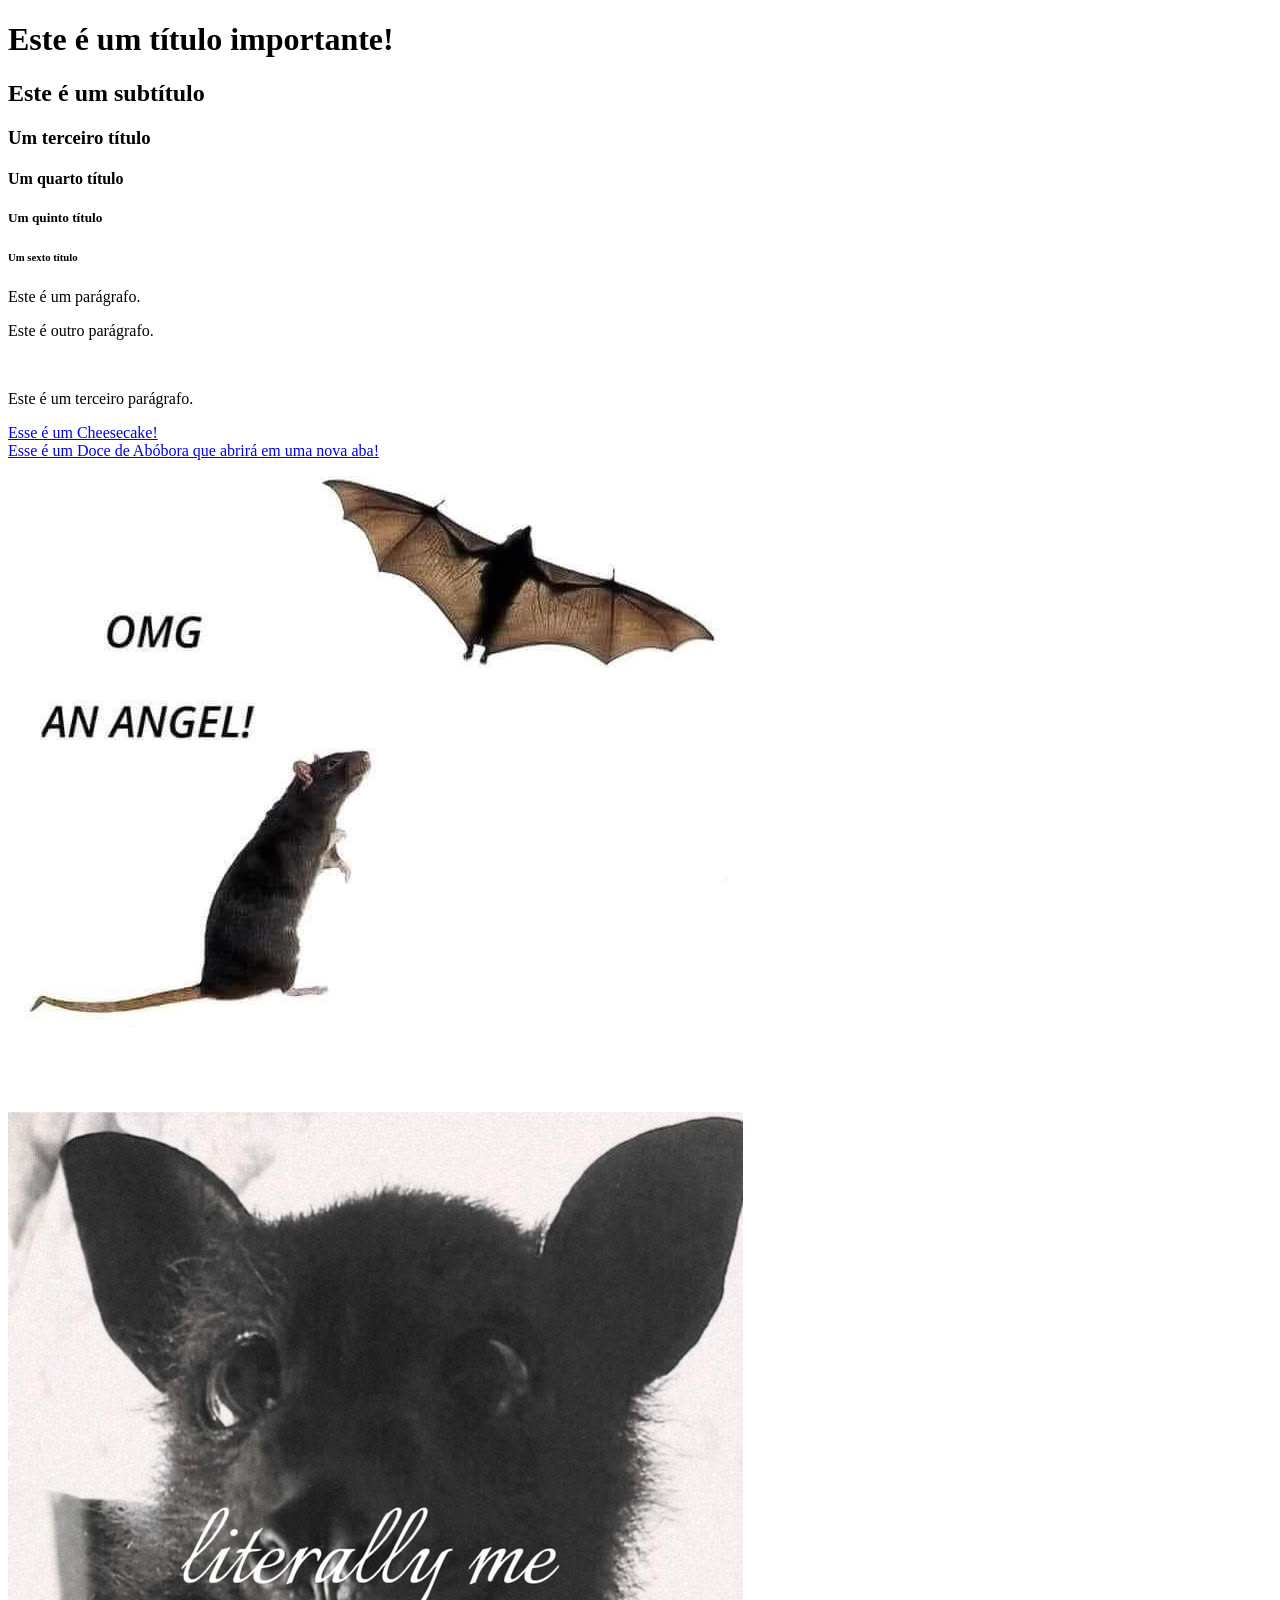
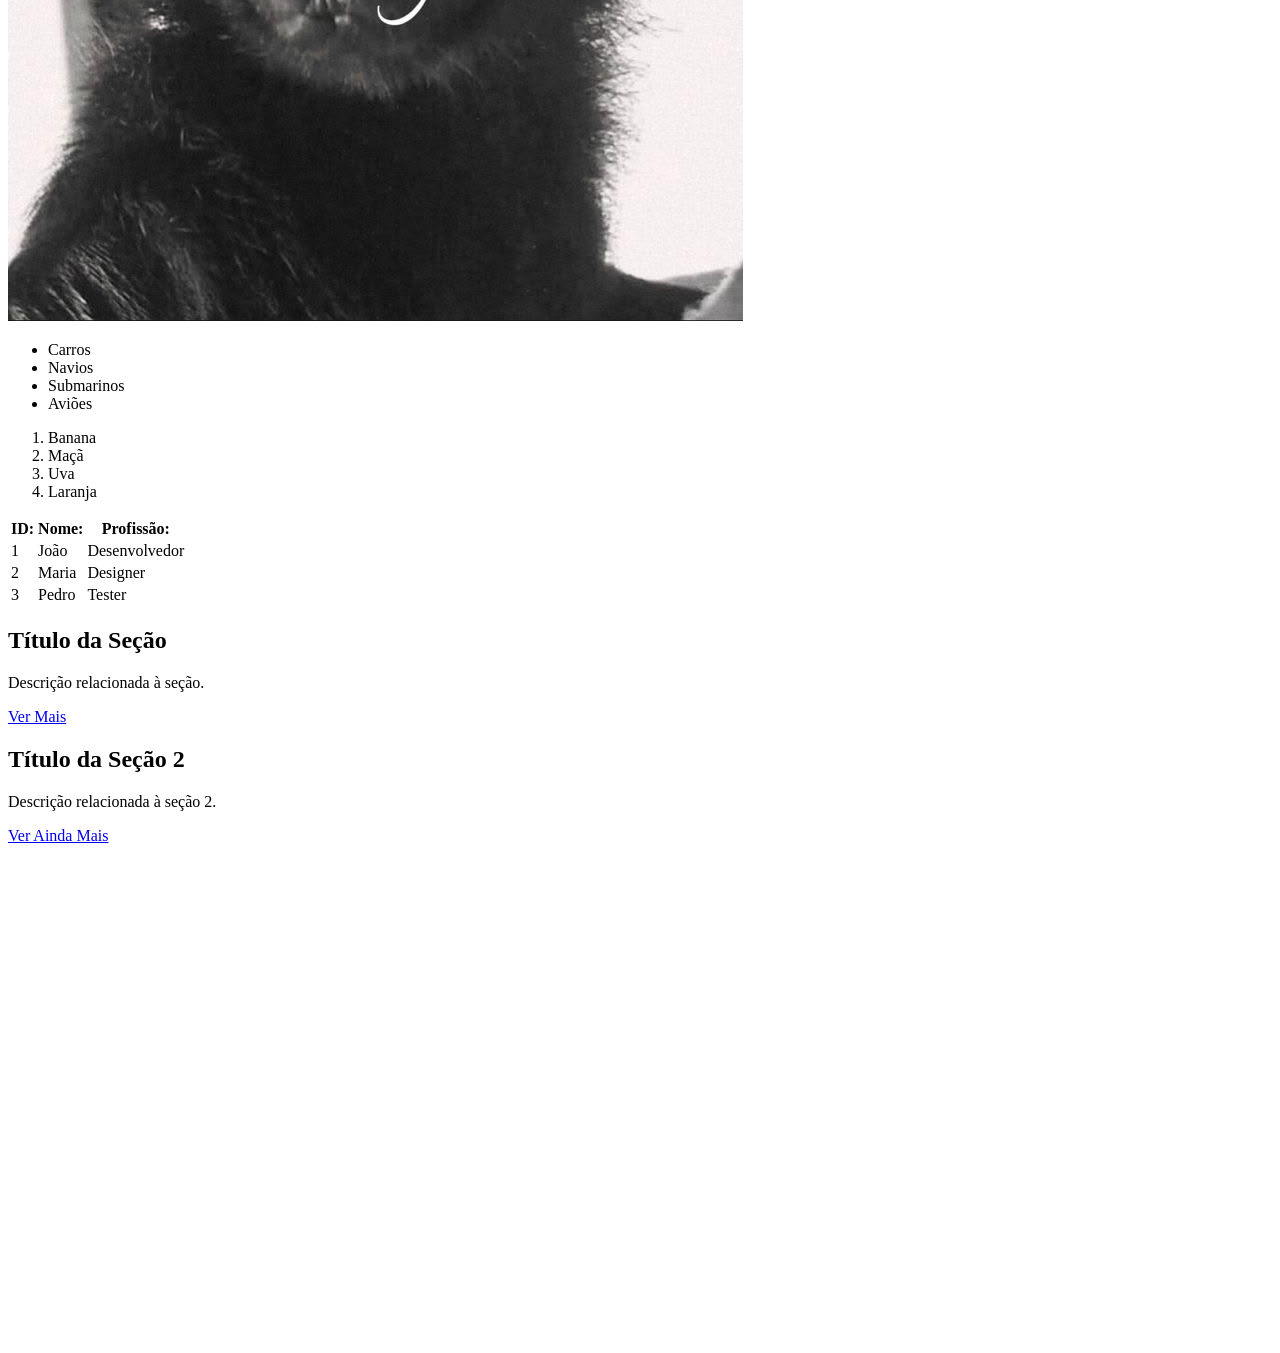
<file: 2_HTML/index.html>
<!DOCTYPE html>

<html></html>
  <head>
     <title>HTML Fundamentos</title>
  </head>
  <body style="padding-bottom: 500px">
  <!--O tamanho do elemento não define sua importância, você pode ter um h3 estilizado para ser maior que o h1 e ainda assim o h1 tem maior importância-->
    <!--1 - Títulos-->
    <h1>Este é um título importante!</h1>
    <h2>Este é um subtítulo</h2>
    <h3>Um terceiro título</h3>
    <h4>Um quarto título</h4>
    <h5>Um quinto título</h5>
    <h6>Um sexto título</h6>
    <!--1 - Parágrafos-->
    <p>Este é um parágrafo.</p>
    <p>Este é outro parágrafo.</p>
    <!--3 - Tags sem Conteúdo-->
    <br>
    <p>Este é um terceiro parágrafo.</p>
    <!--4 - Comentários-->
    <!--Outro Comentário-->


    <!--5 - Atributos-->
    <a href="https://encrypted-tbn0.gstatic.com/images?q=tbn:ANd9GcQ7zW4iimQf4kI_rLhZd0UzgWI0cIQm_73YYUI9pacVjBpNdyAyRTShxrtq&s=10">Esse é um Cheesecake!</a>
    <br>
    <!--6 - Abrir link em nova aba-->
    <a href="https://receitas.globo.com/tipos-de-prato/doces-e-sobremesas/doce-facil-de-abobora-com-coco-4deb4899e3e91a28870019bb.ghtml" target="_blank">Esse é um Doce de Abóbora que abrirá em uma nova aba!</a>
    <br>

    <!--7 - Imagem no HTMl-->
    <img src="img/f63db7bf74aa4f398a701c868e17b045.jpg"> 
    <br>
    <!--8 - Atributo Alt--> 
    <img src="img/567d1514fd0e2db7d932564f62c0d148.jpg" alt="Morcego Fofinho">
    <br>

    <!--9 - Listas não ordenadas-->
    <ul>
      <li>Carros</li>
      <li>Navios</li>
      <li>Submarinos</li>
      <li>Aviões</li>
    </ul>

    <!--10 - Listas ordenadas-->
    <ol>
      <li>Banana</li>
      <li>Maçã</li>
      <li>Uva</li>
      <li>Laranja</li>
    </ol>

    <!--11 - Tabelas-->
    <table>
      <tr> 
        <th>ID:</th>
        <th>Nome:</th>
        <th>Profissão:</th>
      </tr>
      <tr>
        <td>1</td>
        <td>João</td>
        <td>Desenvolvedor</td>
      </tr>
      <tr>
        <td>2</td>
        <td>Maria</td>
        <td>Designer</td>
      </tr>
      <tr>
        <td>3</td>
        <td>Pedro</td>
        <td>Tester</td>
      </tr>
    </table>

    <!--12 - Div-->
    <div>
      <h2>Título da Seção</h2>
      <p>Descrição relacionada à seção.</p>
      <a href="#">Ver Mais</a>
    </div>

    <div>
      <h2>Título da Seção 2</h2>
      <p>Descrição relacionada à seção 2.</p>
      <a href="#">Ver Ainda Mais</a>
    </div>
  </body>
</html>
</file>
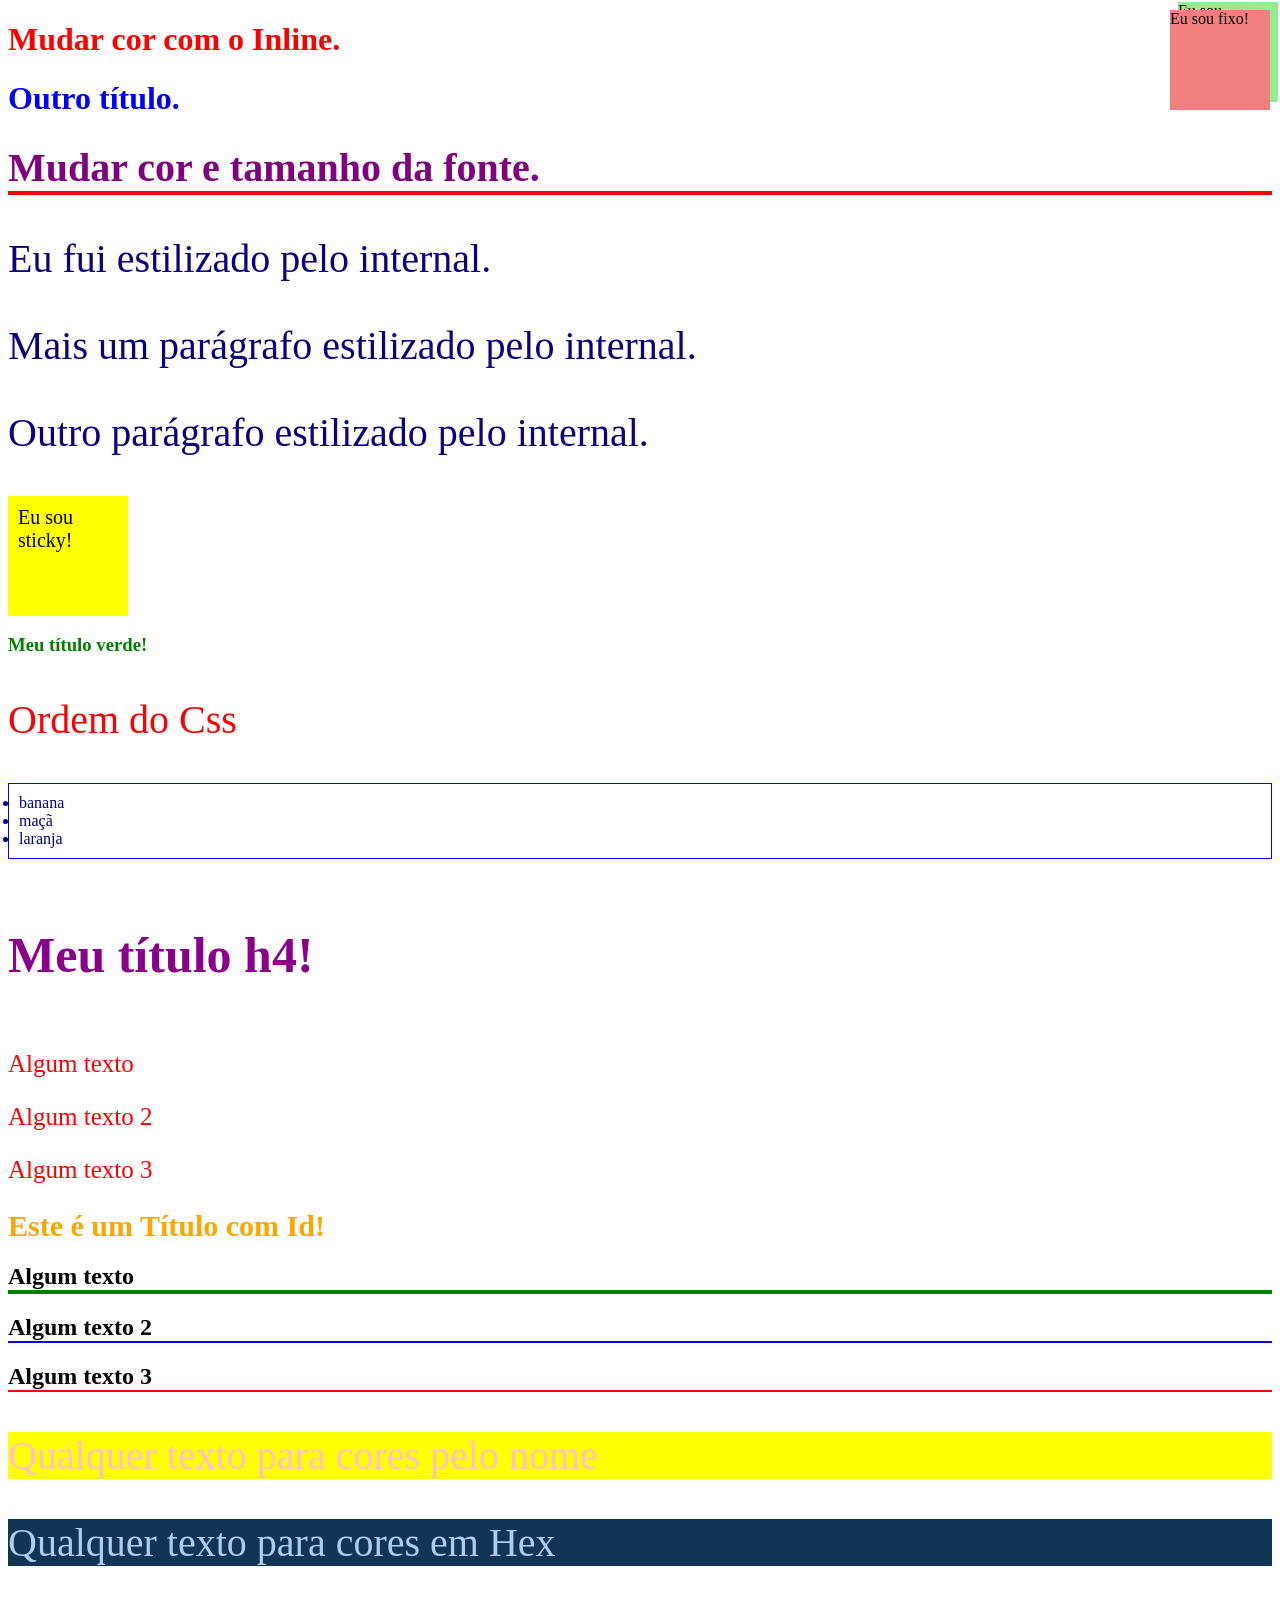
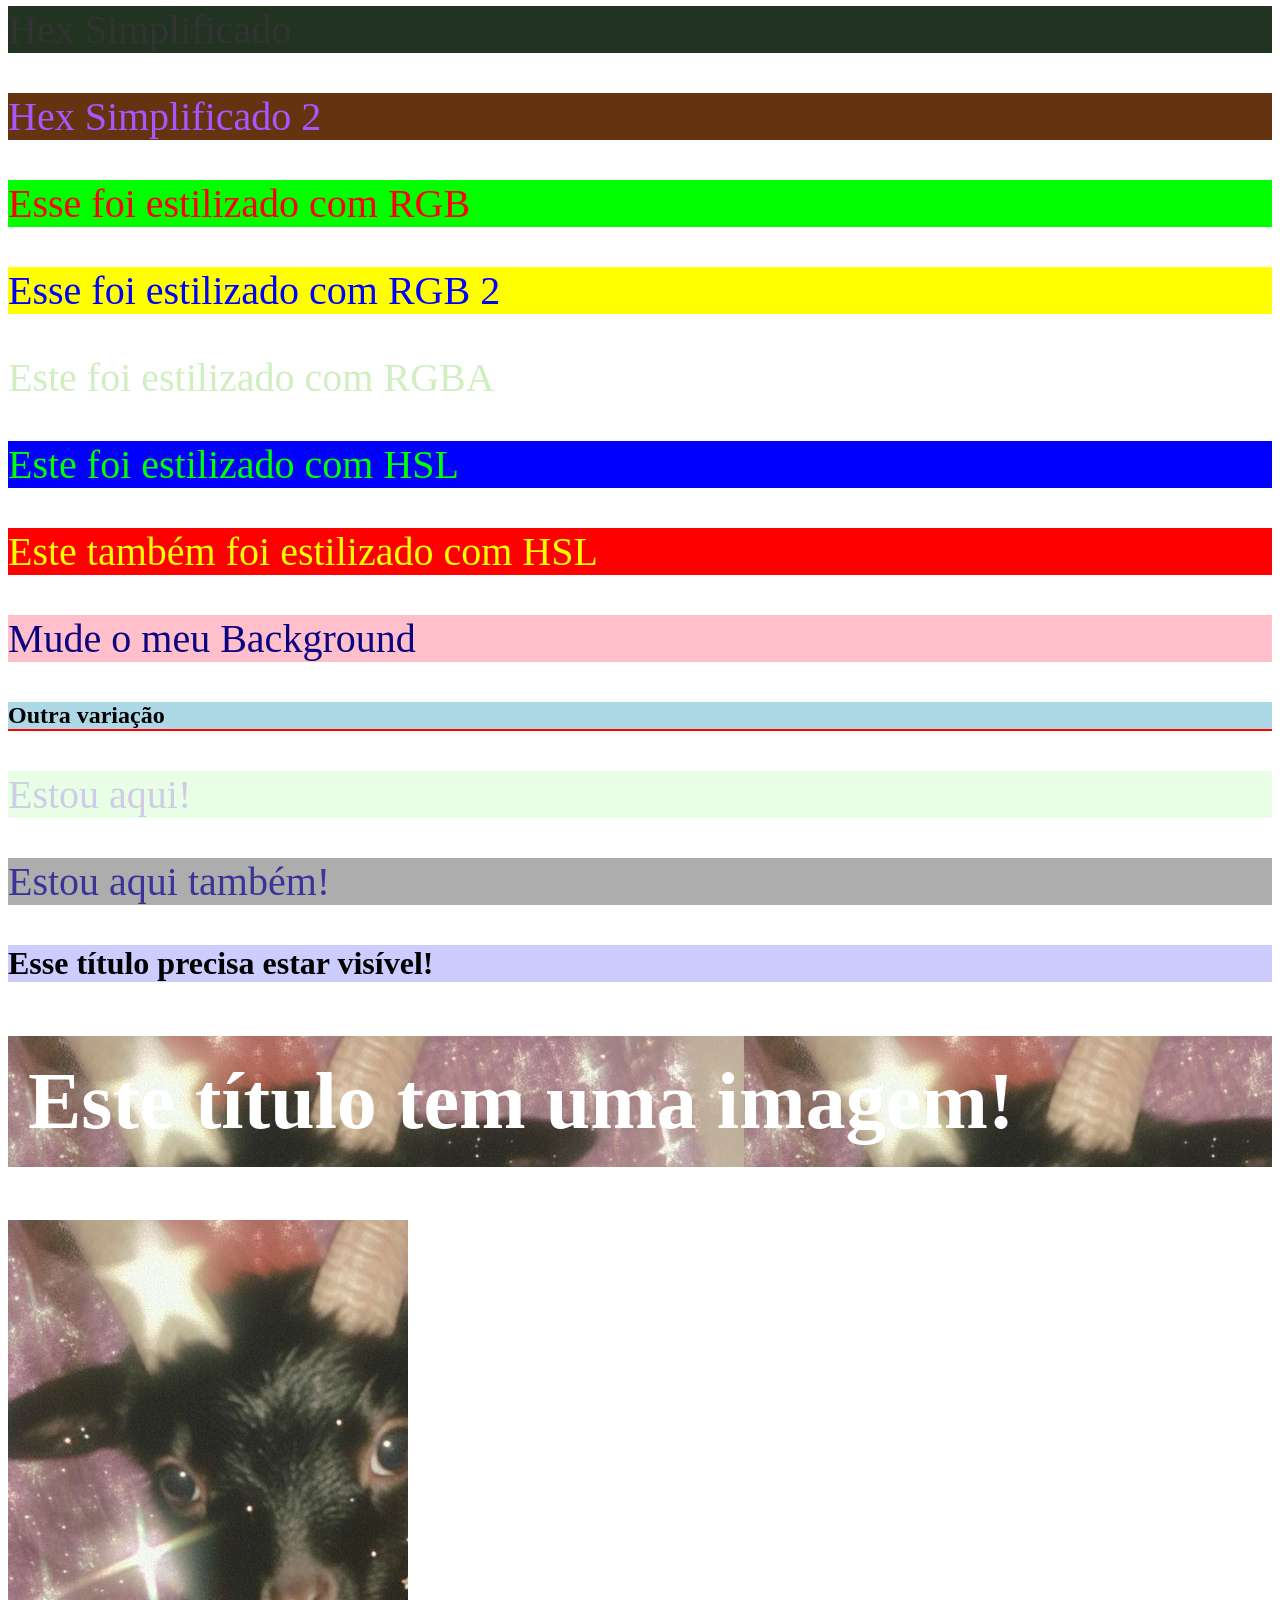
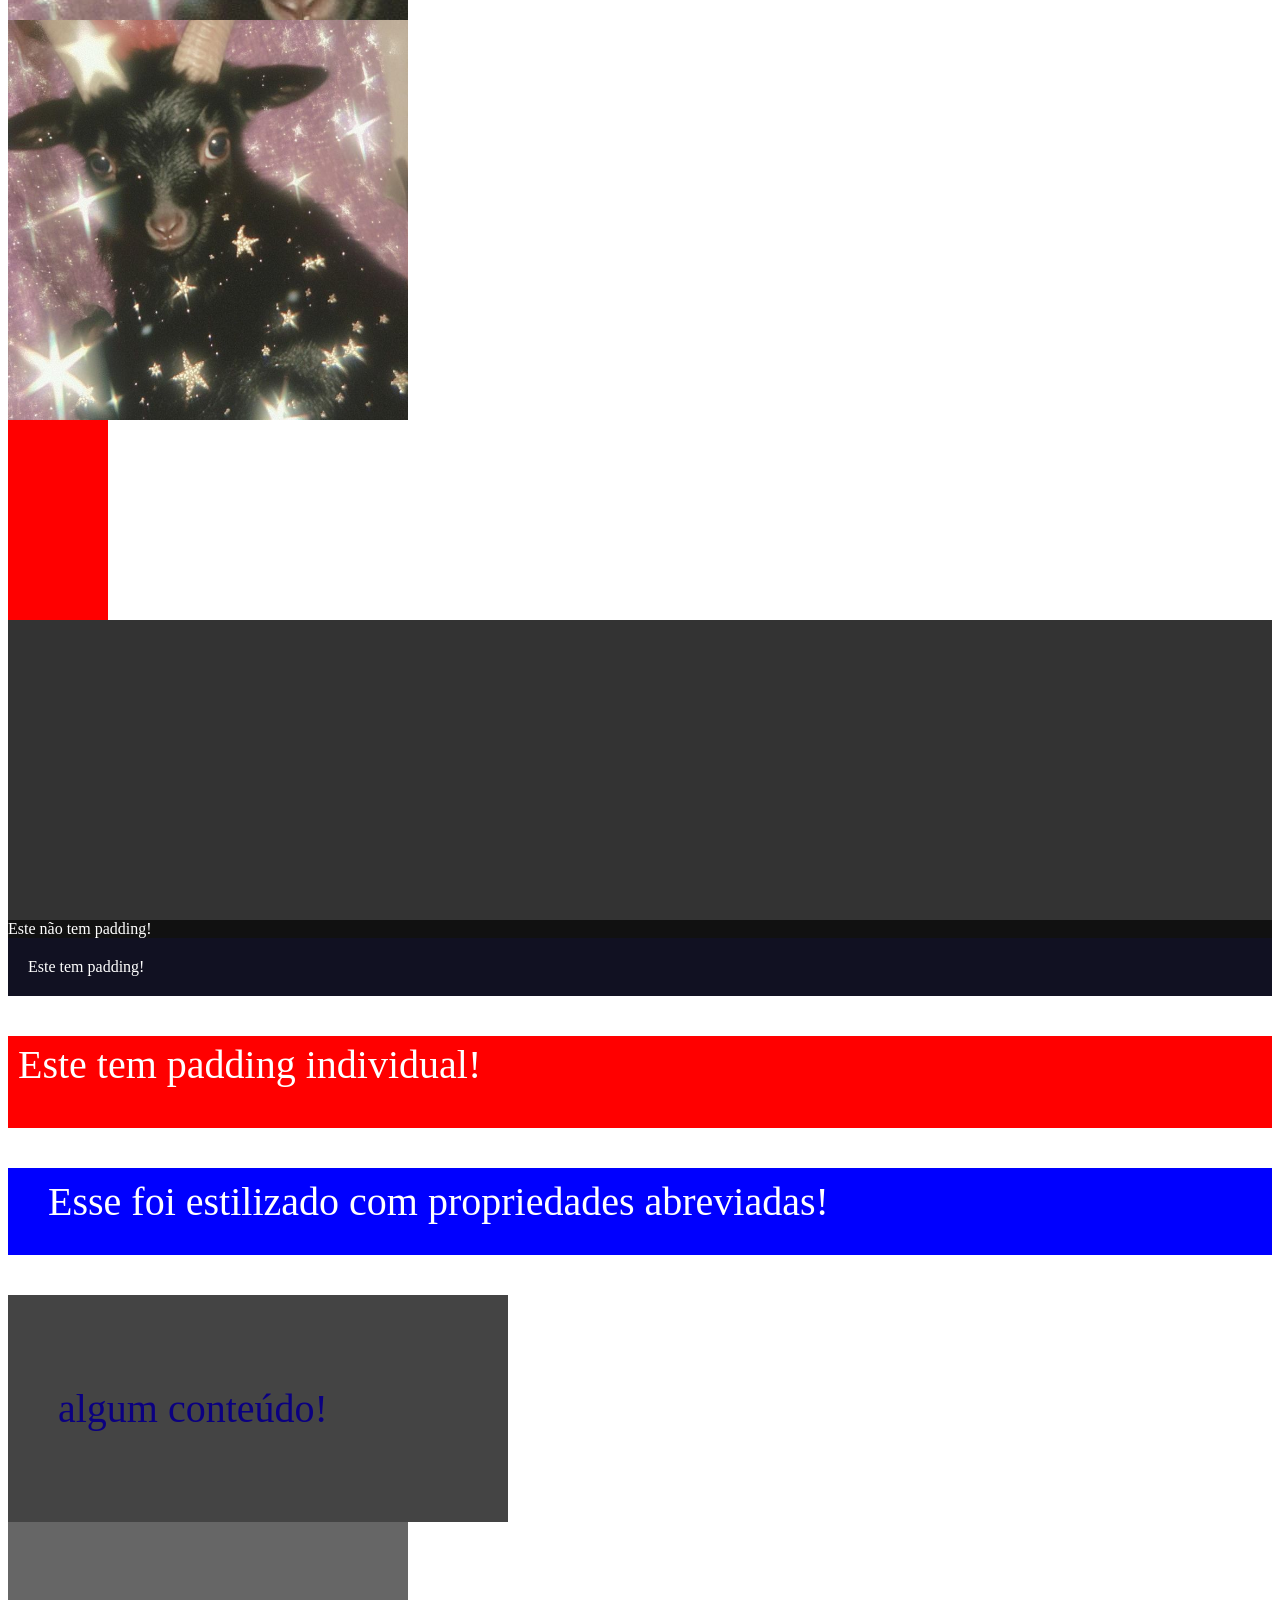
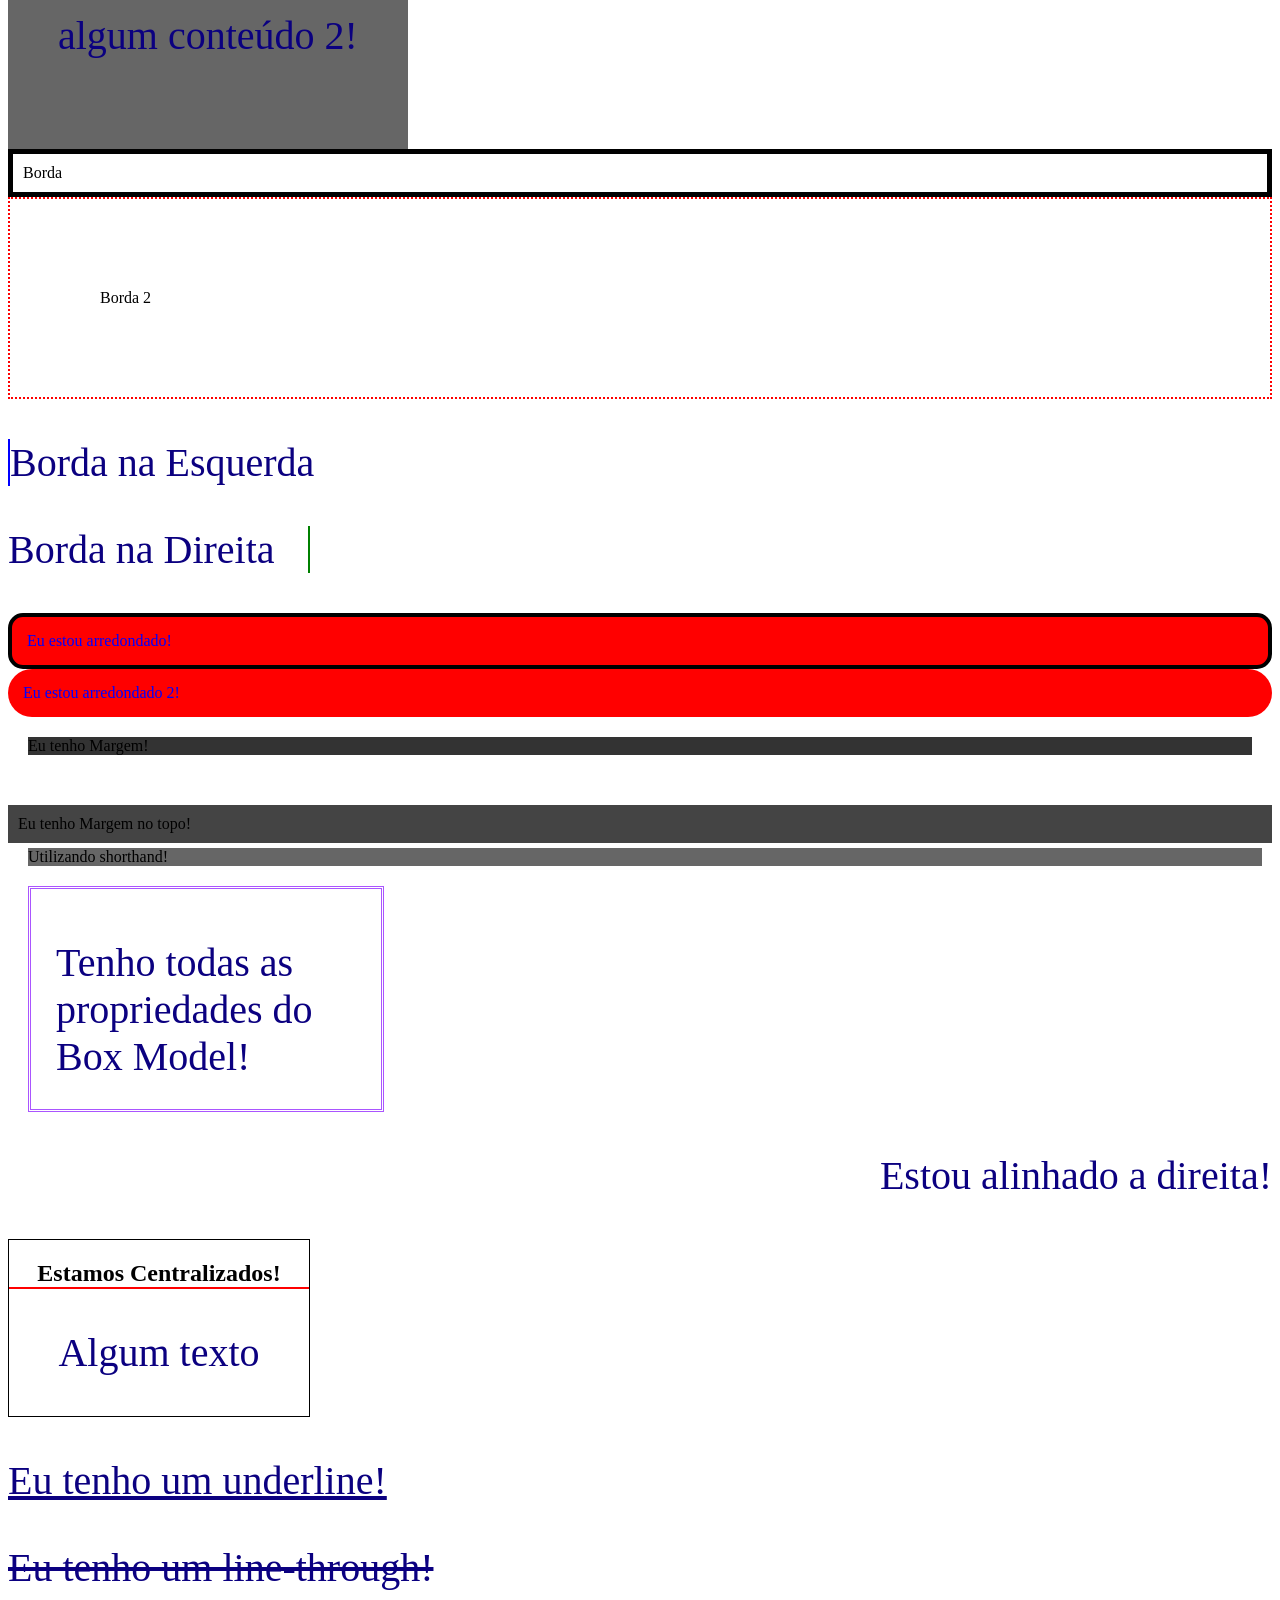
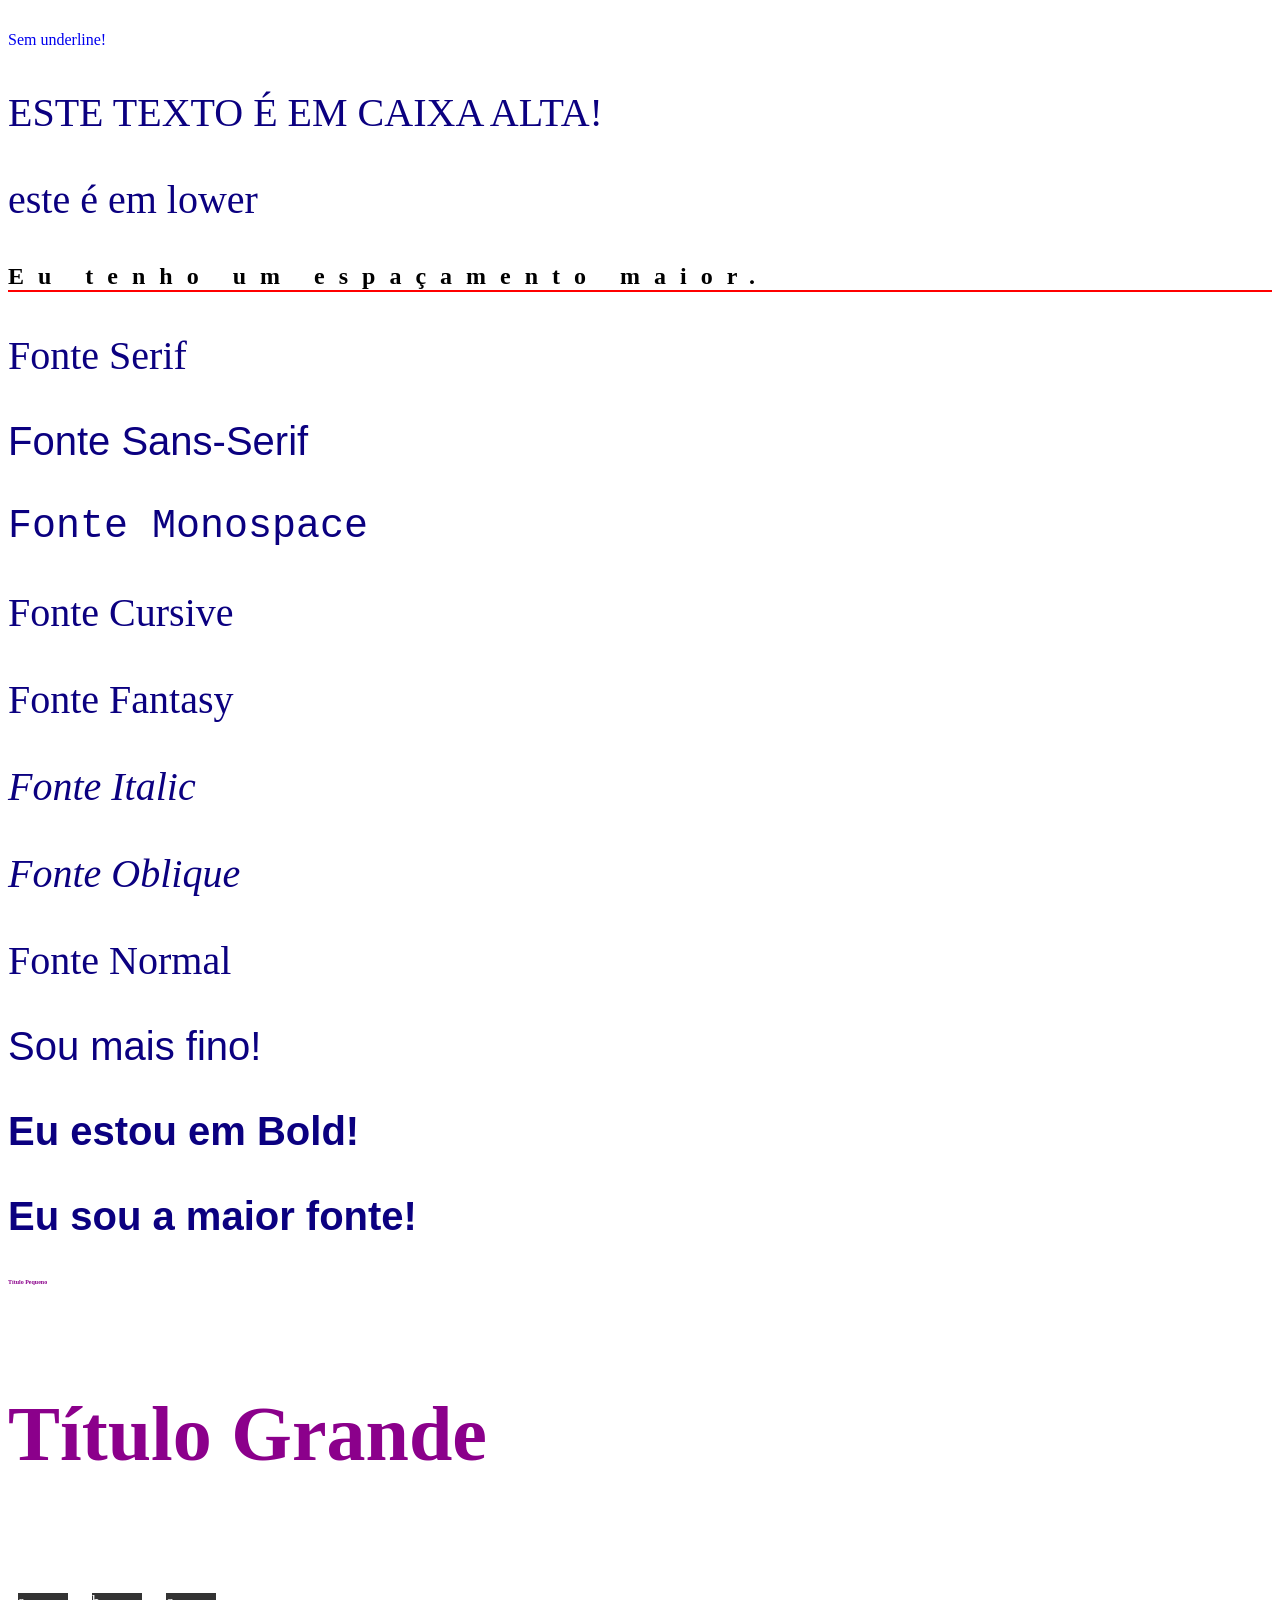
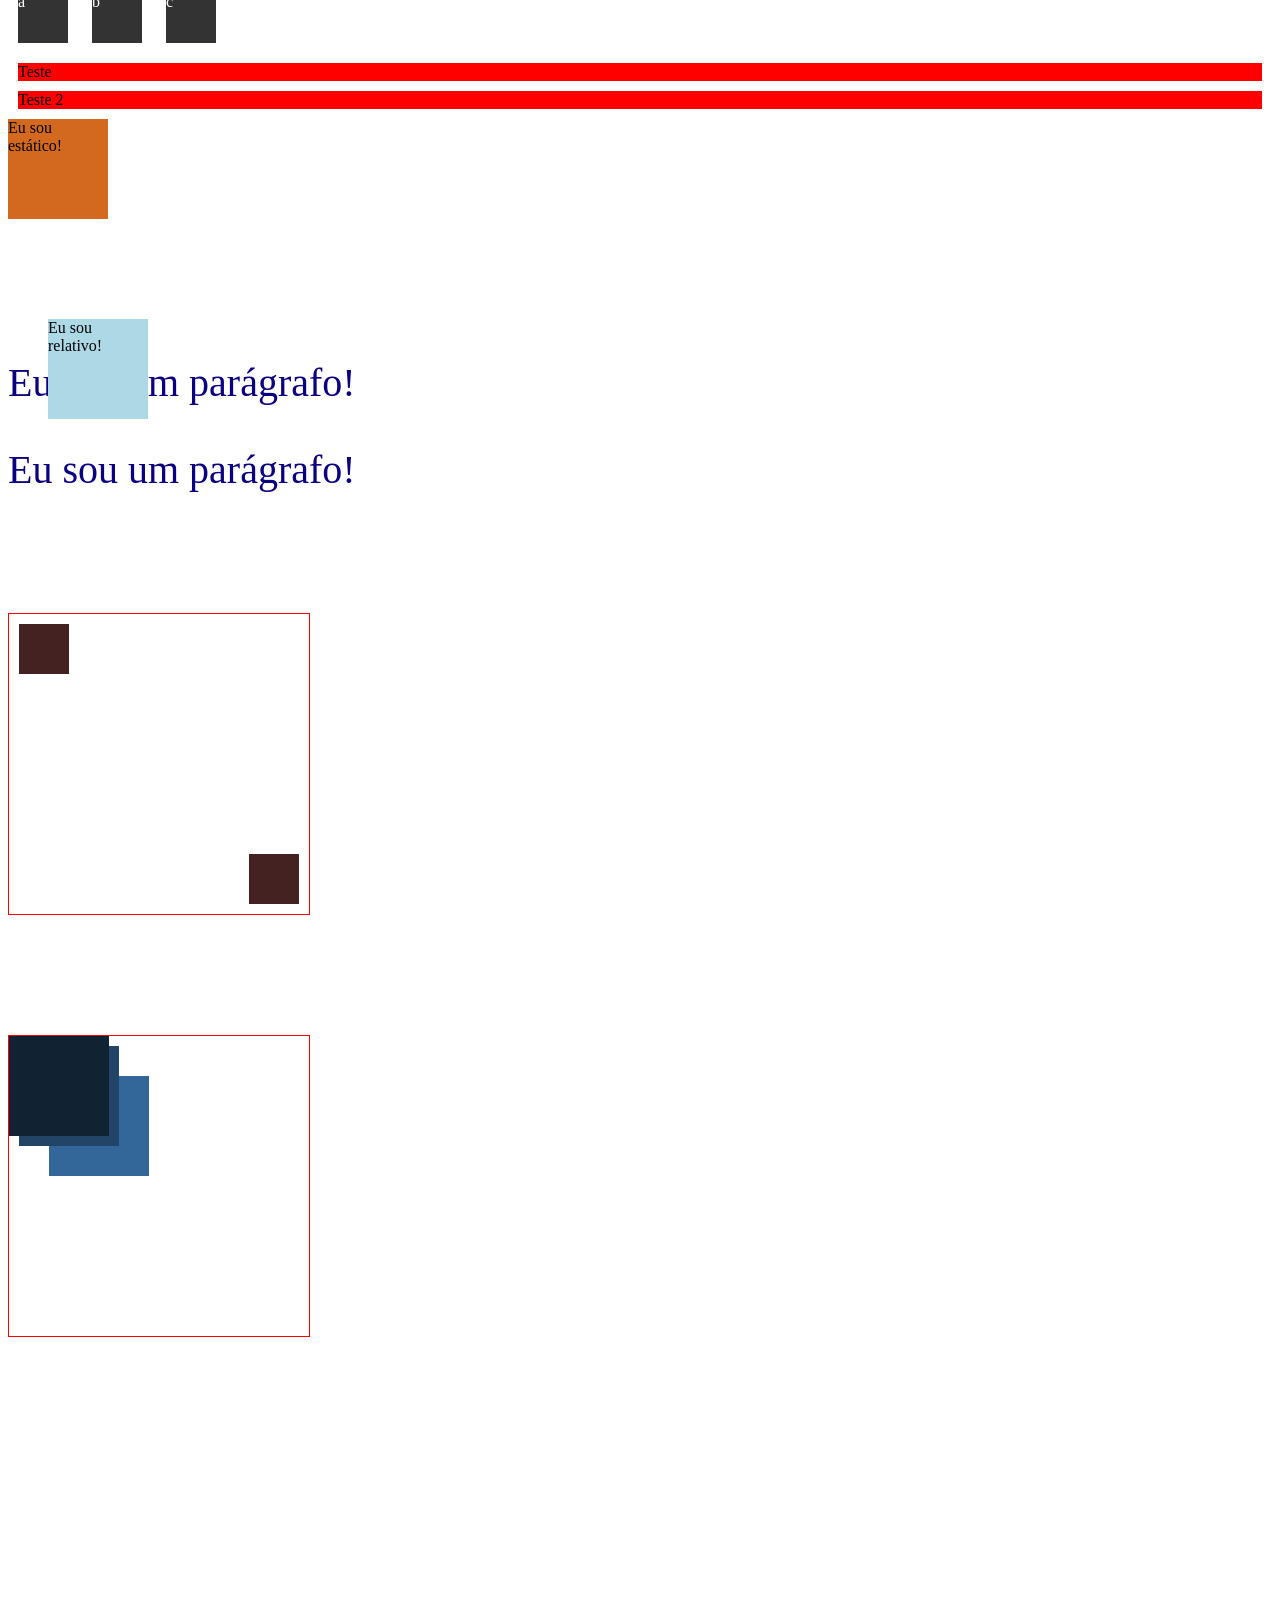
<file: 3_CSS/index.html>
<!DOCTYPE html>
<html lang="en">
<head>
  <meta charset="UTF-8">
  <meta name="viewport" content="width=device-width, initial-scale=1.0">
  <title>CSS</title>
    <!--3 - Internal Css-->
    <style>
      p {
        color: rgb(11, 0, 128);
        font-size: 40px;
      }
      </style>
      <!--4 - External Css-->
      <link rel="stylesheet" href="css/styles.css">
      <link rel="stylesheet" href="css/lists.css">
      <link rel="stylesheet" href="css/titles.css">
    </head>
    <body>
      <!--1 - Inline Css-->
      <h1 style="color: red">Mudar cor com o Inline.</h1>
      <h1 style="color: blue">Outro título.</h1>
      
      <!--2 - Múltiplas regras-->
      <h1 style="color:purple; font-size: 40px; border-bottom: 4px solid red;">Mudar cor e tamanho da fonte. </h1>
      
      <!--3 - Internal Css-->
      <p>Eu fui estilizado pelo internal.</p>
      <p>Mais um parágrafo estilizado pelo internal.</p>
      <p>Outro parágrafo estilizado pelo internal.</p>
      
      <!--47- Position Sticky-->
      <div class="sticky">
        <span>Eu sou sticky!</span>
      </div>

      <!--4 - External Css-->
      <h3>Meu título verde!</h3>
     
      <!--5 - Ordem do CSS-->
      <p style="color: red;">Ordem do Css</p>
      
      <!--6 - Multíplos Css-->
      <ul>
        <li>banana</li>
        <li>maçã</li>
        <li>laranja</li>
      </ul>
      <!--7 - Desafio Css-->
      <h4>Meu título h4!</h4>
      
      <!--8 - Classes-->
      <p class="paragraph">Algum texto</p>
      <p class="paragraph">Algum texto 2</p>
      <p class="paragraph">Algum texto 3</p>
    
      <!--9 - Id-->
      <h1 id="exclusive-title">Este é um Título com Id!</h1>
    
      <!--10 - Multíplas regras, ordem do Css-->
      
      <h2 id="algum-titulo" class="titulo">Algum texto</h2>
      <h2 class="titulo">Algum texto 2</h2>
      <h2>Algum texto 3</h2>
     
      <!--11 - Cor pelo Nome-->
      <p class="color-name">Qualquer texto para cores pelo nome</p>
      
      
      <!--12 - Hex-->
      <p class="hex">Qualquer texto para cores em Hex</p>
      
      <!--13 - Mais sobre Hex-->
      <p class="simple-hex">Hex Simplificado</p>
      <p class="simple-hex-2">Hex Simplificado 2</p>
      
      <!--14 - RGB-->
      <p class="rgb">Esse foi estilizado com RGB</p>
      <p class="mixed-rgb">Esse foi estilizado com RGB 2</p>
      
      <!--15 - RGBA-->
      <p class="rgba">Este foi estilizado com RGBA</p>
      
      <!--16 - HSL-->
      <p class="hsl">Este foi estilizado com HSL</p>
      <p class="hsl-2">Este também foi estilizado com HSL</p>
      
      <!--17 - Background-Color-->
      <p class="bg">Mude o meu Background</p>
      <h2 class="bg-c">Outra variação</h2>
      
      <!--18 - Background-Opacity-->
      <div class="bg-opacity">
        <p>Estou aqui!</p>
      </div>
      
      <div class="bg-opacity-2">
        <p>Estou aqui também!</p>
      </div>
      
      <!--19- Rga com Opacidade-->
      <div class="rgba-opacity">
        <h1>Esse título precisa estar visível!</h1>
      </div>
      
      <!--20- Background Images-->
      <h1 class="bg-img">Este título tem uma imagem!</h1>
 
      <!--21- Centralizar Background-Image-->
      <div class="not-centered-bg"></div>
      <div class="centered-bg"></div>
      
      <!--22- Largura e Altura-->
      <div class="height-width"></div>
      <div class="height-width-2"></div>

      <!--23- Padding-->
      <div class="without-padding">Este não tem padding!</div>
      <div class="padding">Este tem padding!</div>
      
      <!--24- Lados Individuais do Padding-->
      <p class="padding-individual">Este tem padding individual!</p>
      
       <!--25- Shorthand Properties-->
       <p class="shorthand-properties">Esse foi estilizado com propriedades abreviadas!</p>
       
       <!--26- Padding com Width-->
       <div class="without-border-box">
         <p>algum conteúdo!</p>
        </div>
        
        <div class="border-box">
          <p>algum conteúdo 2!</p>
        </div>
       
        <!--27- Border-->
        <div class="border">Borda</div>
        <div class="border-2">Borda 2</div>
        
        <!--28- Borda Individual-->
        <p class="border-left">Borda na Esquerda</p>
        <p class="border-right">Borda na Direita</p>
        
        <!--29- Border-radius-->
        <div class="rounded-p">
          Eu estou arredondado!
        </div>
        
        <div class="rounded-p-2">
          Eu estou arredondado 2!
        </div>
        
        <!--30- Margem-->
        <div class="margin">Eu tenho Margem!</div>
        <div class="margin-top">Eu tenho Margem no topo!</div>
        <div class="margin-shorthand">Utilizando shorthand!</div>
        
        <!--31- Unindo Conceitos de Box Model-->
        <div class="box-model">
          <p>
            Tenho todas as propriedades do Box Model!
          </p>
        </div>
        
        <!--32- Alinhamento de Texto-->
        <div class="text-aligned">
          <p>
            Estou alinhado a direita!
          </p>
        </div>
        
        <div class="container-center">
          <h2>Estamos Centralizados!</h2>
          <p>Algum texto</p>
        </div>
        
        <!--33- Decorando Texto-->
        <p class="underline">Eu tenho um underline!</p>
        <p class="line-through">Eu tenho um line-through!</p>
        <a href="#" class="remove-underline">Sem underline!</a>
        
        <!--34- Text Transform-->
        <p class="upper">Este texto é em caixa alta!</p>
        <p class="lower">ESTE É EM LOWER</p>
        
        <!--35- letter-Spacing-->
        <h2 class="spacing">Eu tenho um espaçamento maior.</h2>
        
        <!--36- Fontes-->
        <p class="serif">Fonte Serif</p>
        <p class="sans-serif">Fonte Sans-Serif</p>
        <p class="monospace">Fonte Monospace</p>
        <p class="cursive">Fonte Cursive</p>
        <p class="fantasy">Fonte Fantasy</p>
        
        <!--37- font-style-->
        <p class="italic">Fonte Italic</p>
        <p class="oblique">Fonte Oblique</p>
        <p class="normal">Fonte Normal</p>
        
        
        <!--38- font-weight-->
        <p class="thin">Sou mais fino!</p>
        <p class="bold">Eu estou em Bold!</p>
        <p class="bolder">Eu sou a maior fonte!</p>


        <!--39- font-size-->
        <h4 class="small">Título Pequeno</h4>
        <h4 class="big">Título Grande</h4>
        
        <!--40- Display-->
        <div class="inline-box">a</div>
        <div class="inline-box">b</div>
        <div class="inline-box">c</div>
        <span class="block">Teste</span>
        <span class="block">Teste 2</span>
        
        <!--41- Escondendo Elementos-->
        <p class="invisible">Me encontre se puder!</p>
        
        <!--42- Position Static-->
        <div class="static">
          <span>Eu sou estático!</span>
        </div>
        
        <!--43- Position Relative-->
        <div class="relative">
          <span>Eu sou relativo!</span>
        </div>
        <p>Eu sou um parágrafo!</p>
        
        <!--44- Position Absolute-->
        <div class="absolute">
          <span>Eu sou absoluto!</span>
        </div>
        <p>Eu sou um parágrafo!</p>
        
        <!--45- Position Absolute e Relative-->
        <div class="relative-container">
          <div class="absolute-1"></div>
          <div class="absolute-2"></div>
        </div>
        
        <!--46- Position Fixed-->
        <div class="fixed">
          <span>Eu sou fixo!</span>
        </div>
        
        
        <!--48- Z index-->
        <div class="relative-container">
          <div class="absolute-3"></div>
          <div class="absolute-4"></div>
          <div class="absolute-5"></div>
        </div>


      </body>
</html>
</file>
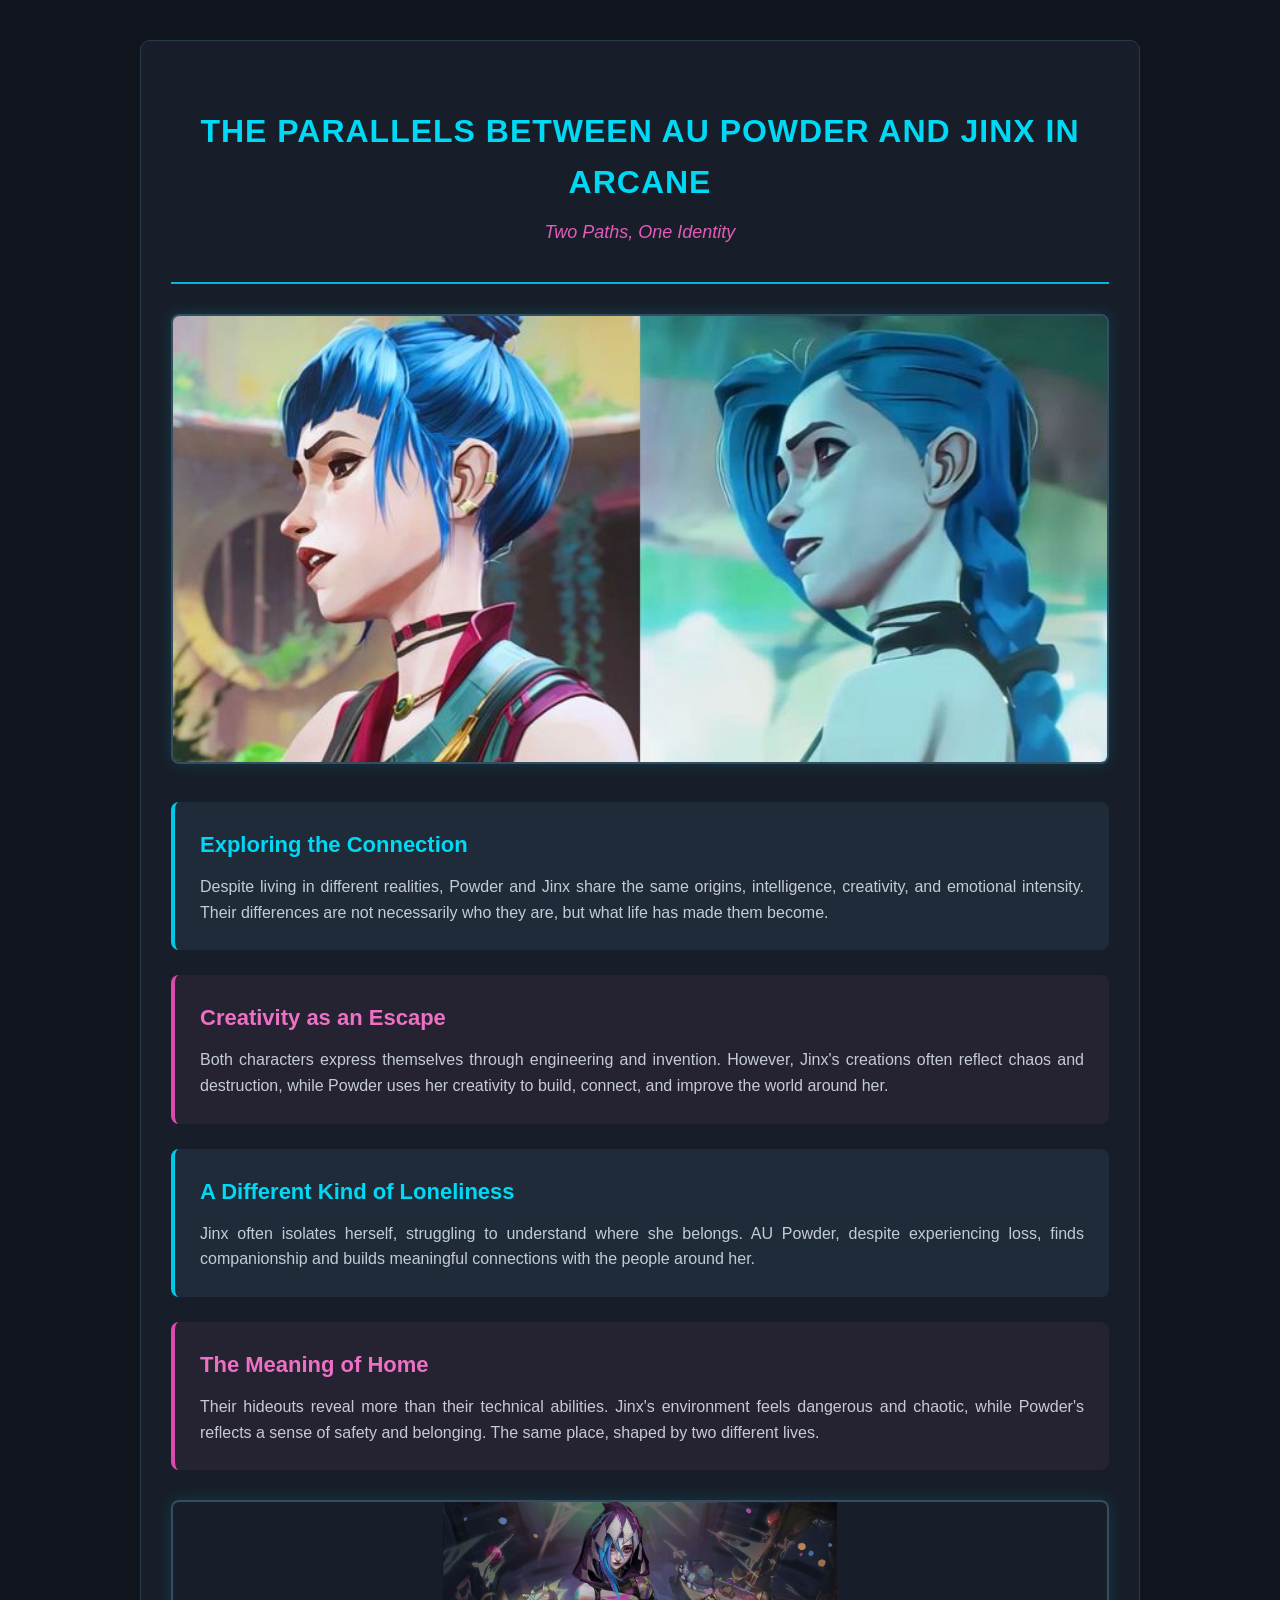
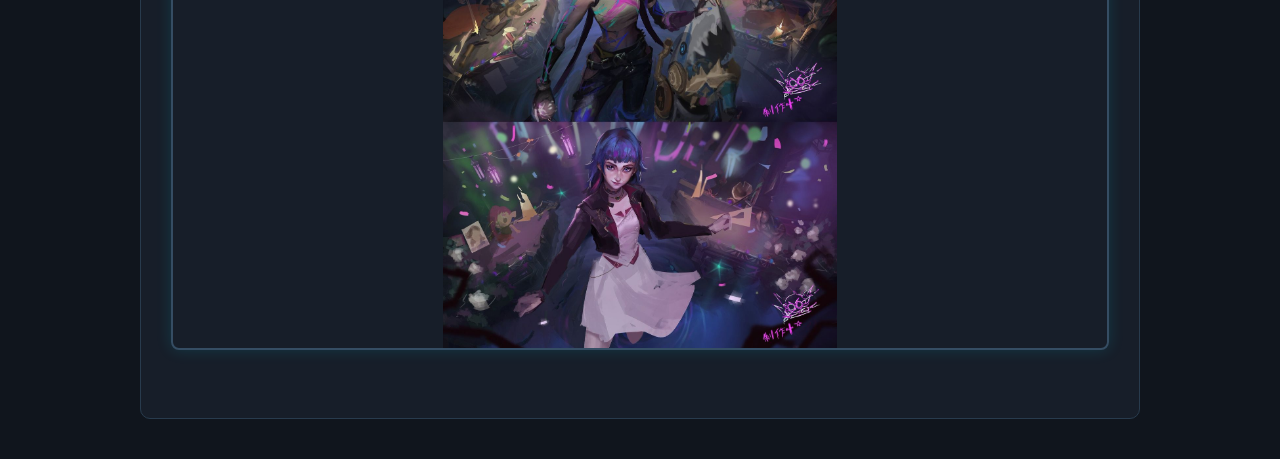
<file: 4_TRIBUTE/index.html>
<!DOCTYPE html>
<html lang="en">
<head>
  <meta charset="UTF-8">
  <meta name="viewport" content="width=device-width, initial-scale=1.0">
  <title>The Parallels between Au Powder and Jinx - Arcane</title>
  <link rel="stylesheet" href="css/styles.css">
</head>
<body>
  

    <div class="container">
      <!--Cabeçalho-->
      <div class="header">
        <h1 class="main-title">The Parallels between Au Powder and Jinx in Arcane</h1>
        <p class="main-paragraph">Two Paths, One Identity</p>
      </div>
      <!--Imagem de Destaque-->
      <div class="featured">
        <figure>
          <img src="img/6f3abf7339cba6cb5ce69c7fb4e8712d.jpg" alt="">
          <figcaption></figcaption>
        </figure>

        <!--Conteúdo-->
        <div class="content">
          <h2>Exploring the Connection</h2>
          <p>Despite living in different realities, Powder and Jinx share the same origins, intelligence, creativity, and emotional intensity. Their differences are not necessarily who they are, but what life has made them become.</p>
        </div>

        <div class="content-2">
          <h2>Creativity as an Escape</h2>
          <p>Both characters express themselves through engineering and invention. However, Jinx's creations often reflect chaos and destruction, while Powder uses her creativity to build, connect, and improve the world around her.</p>
        </div>

        <div class="content">
          <h2>A Different Kind of Loneliness</h2>
          <p>Jinx often isolates herself, struggling to understand where she belongs. AU Powder, despite experiencing loss, finds companionship and builds meaningful connections with the people around her.</p>
        </div>

        
        <div class="content-2">
          <h2>The Meaning of Home</h2>
          <p>Their hideouts reveal more than their technical abilities. Jinx's environment feels dangerous and chaotic, while Powder's reflects a sense of safety and belonging. The same place, shaped by two different lives.</p>
        </div>

        <figure>
          <img class="full-image" src="img/8048cbaacd6aea89873dbddd27833fd6.jpg" alt="">
          <figcaption></figcaption>
        </figure>
      </div>
    </div>
</body>
</html>
</file>
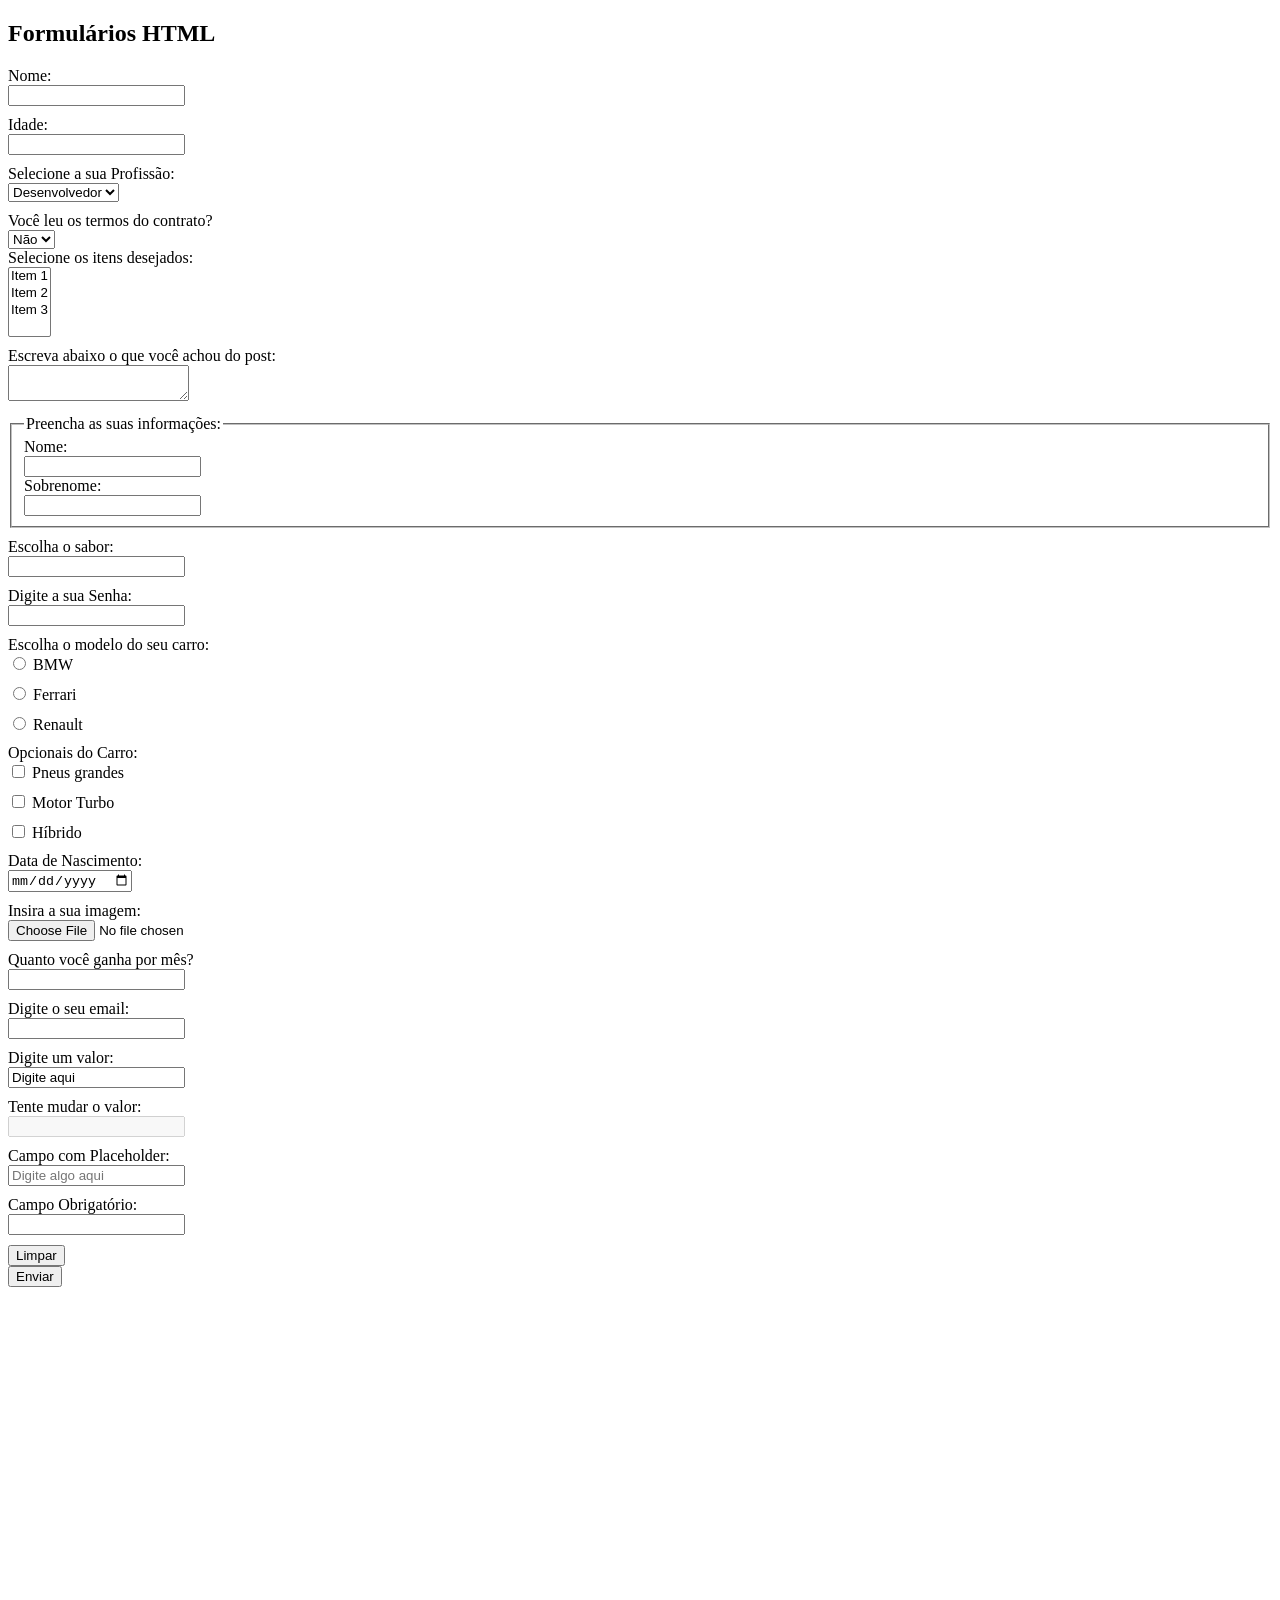
<file: 5_FORM/index.html>
<!DOCTYPE html>
<html lang="en">
<head>
  <meta charset="UTF-8">
  <meta name="viewport" content="width=device-width, initial-scale=1.0">
  <title>Formulários</title>
  <link rel="stylesheet" href="css/styles.css">
</head>
<body>
  <h2>Formulários HTML</h2>
  <!--1 - Primeiro Formulário-->
  <!--2 - Atributos Formulário-->
  
  <form action="register.php" method="get">

    <div>
      <label>Nome:</label>
      <input type="text">
   
    </div>
    <!--3 - Atributo Name-->
    <div>
    <!--4 - Atributo Label-->
      
      <label for="age">Idade:</label>
      <input type="text" name="age">
    </div>
    <!--6 - Select-->
    <div> 
      <label for="job">Selecione a sua Profissão: 
         <select name="job">
           <option value="developer">Desenvolvedor</option>
           <option value="designer">Designer</option>
           <option value="manager">Gerente</option>
         </select>
      </label> 

    </div>
    <!--7 - Atributo Selected-->
    <div>
      <label for="contract">Você leu os termos do contrato?</label>
      <select name="contract">
        <option value="yes">Sim</option>
        <option value="no" selected>Não</option>
      </select>
      
    <!--8 - Múltiplas Opções-->
    <div>
      <label for="items"> Selecione os itens desejados:</label>
      <select name="items" multiple>
        <option value="item1">Item 1</option>
        <option value="item2">Item 2</option>
        <option value="item3">Item 3</option>
      </select>
    </div>
    
    <!--9 - Textarea-->
    <div>
      <label for="comment">Escreva abaixo o que você achou do post:</label>
      <textarea name="comment"></textarea>
    </div>

    <!--10 - fieldset e legend-->
    <div>
      <fieldset>
         <legend>Preencha as suas informações:</legend>
         <label for="firstname">Nome:</label>
         <input type="text" name="firstname">
         <label for="lastname">Sobrenome:</label>
         <input type="text" name="lastname">
      </fieldset>
    </div>

    <!--11 - Datalist-->
    <div> 
      <label for="flavour">Escolha o sabor:</label>
      <input type="text" name="flavour" list="flavours">

      <datalist id="flavours">
        <option value="Chocolate"></option>
        <option value="Morango"></option>
        <option value="Baunilha"></option>
      </datalist>
    </div>
    <!--12 - Input para Senhas-->
    <div>
      <label for="password">Digite a sua Senha:</label>
      <input type="password" name="password">
    </div>

    <!--14 - radio button-->
    <div>
      <label for="car_model">Escolha o modelo do seu carro:</label>
      <div class="radio">
        <input type="radio" value="bmw" name="car_model">
        <label for="bmw">BMW</label>
      </div>
            <div class="radio">
        <input type="radio" value="Ferrari" name="car_model">
        <label for="Ferrari">Ferrari</label>
      </div>
            <div class="radio">
        <input type="radio" value="Renault" name="car_model">
        <label for="Renault">Renault</label>
      </div>
    </div>
    <!--15 - checkbox-->
    <div>
      <label for="optionals">Opcionais do Carro:</label>
      <div class="radio">
        <input type="checkbox" name="optionals[]" value="big_tires">
        <label for="big_tires">Pneus grandes</label>
      </div>
            <div class="radio">
        <input type="checkbox" name="optionals[]" value="turbo_engine">
        <label for="turbo_engine">Motor Turbo</label>
      </div>
            <div class="radio">
        <input type="checkbox" name="optionals[]" value="hybrid">
        <label for="hybrid">Híbrido</label>
      </div>
    </div>

    <!--16 - Datas-->
    <div>
      <label for="birthday">Data de Nascimento:</label>
      <input type="date" name="birthday">
    </div>

    <!--17 - Arquivos-->
    <div>
      <label for="image">Insira a sua imagem:</label>
      <input type="file" name="image">
    </div>

    <!--18 - Números-->
    <div>
      <label for="salary">Quanto você ganha por mês?</label>
      <input type="number" name="salary">
    </div>

    <!--19 - Input para e-mails-->
    <div>
      <label for="email">Digite o seu email:</label>
      <input type="email" name="email">
    </div>

    <!--20 - Value-->
    <div>
      <label for="value">Digite um valor:</label>
      <input type="text" value="Digite aqui" name="value">
    </div>
    
    <!--21 - Disabled-->
    <div>
      <label for="disabled">Tente mudar o valor:</label>
      <input type="text" name="disabled" disabled>
    </div>

    <!--22 - Placeholder-->
    <div>
      <label for="placeholder">Campo com Placeholder:</label>
      <input type="text" name="placeholder" placeholder="Digite algo aqui">
    </div>

    <!--23 - Atributo Required-->
    <div>
      <label for="required">Campo Obrigatório:</label>
      <input type="text" name="required" required>
    </div>

    <!--13 - Resetar Form-->
    <input type="reset" value="Limpar">
    <!--5 - Envio de Form-->
    <input type="submit" value="Enviar">
  </form>

</body>
</html>
</file>
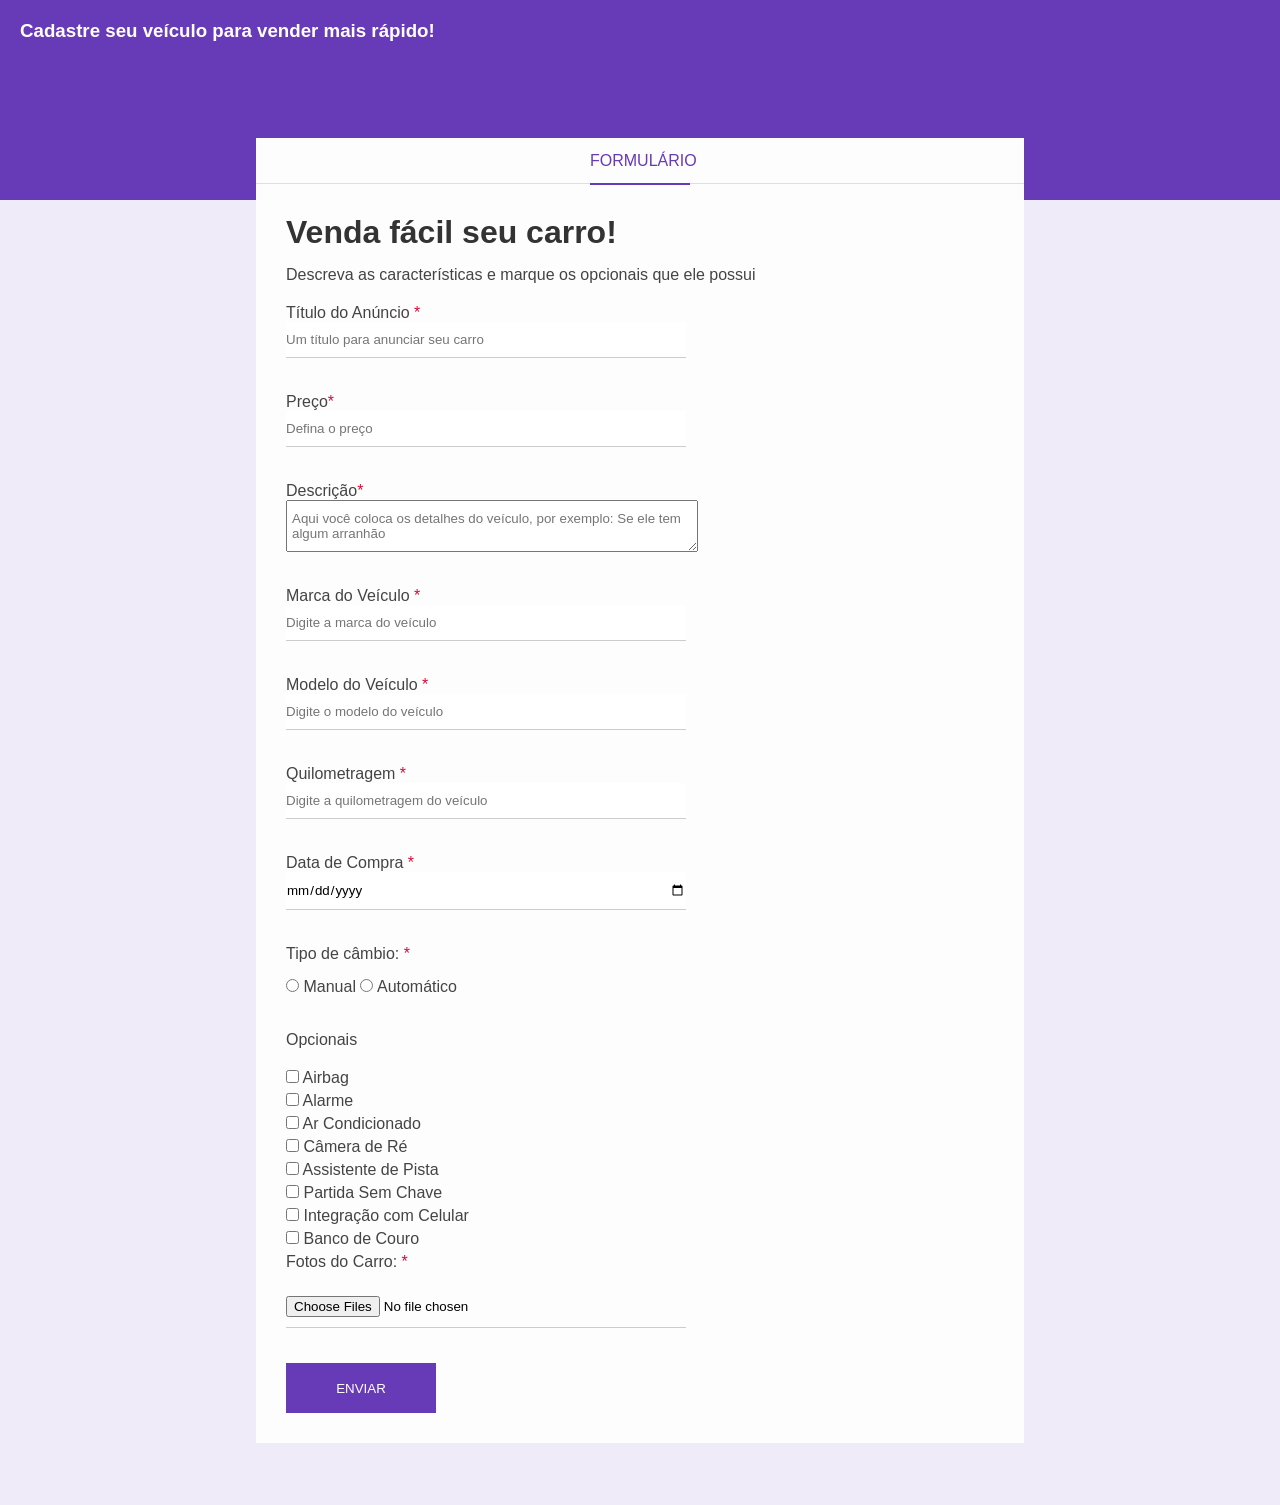
<file: 6_FORM_PROJECT/index.html>
<!DOCTYPE html>
<html lang="en">
<head>
  <meta charset="UTF-8">
  <meta name="viewport" content="width=device-width, initial-scale=1.0">
  <title>Venda seu Carro</title>
  <link rel="stylesheet" href="css/styles.css">
</head>
<body>
  <div class="container">
      <div class="header">
          <h3>Cadastre seu veículo para vender mais rápido!</h3>
      </div>
      <div class="form-container">
         <div class="form-header">
           <p>Formulário</p>
         </div>
         <div class="form-body">
           <h1 class="form-title">Venda fácil seu carro!</h1>
           <p>Descreva as características e marque os opcionais que ele possui</p>
            <form>
            <div class="box-input">
            <label for="title">Título do Anúncio <span class="required-field">*</span></label>
            <input type="text" name="title" id="title" class="block" placeholder="Um título para anunciar seu carro" minlength="1" maxlength="30" required/>
            </div>
           <div class="box-input">
            <label for="price">Preço<span class="required-field">*</span></label>
            <input type="number" name="price" id="price" class="block" placeholder="Defina o preço" minlength="1" maxlength="30" required/>
            </div>
            <div class="box-input">
            <label for="description">Descrição<span class="required-field">*</span></label>
            <textarea name="description" id="description" class="block" placeholder="Aqui você coloca os detalhes do veículo, por exemplo: Se ele tem algum arranhão" minlength="1" maxlength="300" required></textarea>
            </div>
            <div class="box-input">
            <label for="brand">Marca do Veículo <span class="required-field">*</span></label>
            <input type="text" name="brand" id="brand" class="block" placeholder="Digite a marca do veículo" required/>
            </div>
            <div class="box-input">
            <label for="model">Modelo do Veículo <span class="required-field">*</span></label>
            <input type="text" name="model" id="model" class="block" placeholder="Digite o modelo do veículo" required/>
            </div>
            <div class="box-input">
            <label for="mileage">Quilometragem <span class="required-field">*</span></label>
            <input type="text" name="mileage" id="mileage" class="block" placeholder="Digite a quilometragem do veículo" required/>
            </div>
            <div class="box-input">
            <label for="purchase_date">Data de Compra <span class="required-field">*</span></label>
            <input type="date" name="purchase_date" id="purchase_date" class="block" placeholder="Digite a data de compra do veículo" required/>
            </div>
            <div class="box-input">
            <p>Tipo de câmbio:
            <span class="required-field">*</span></p>
            <input type="radio" name="gear" id="manual">
            <label for="manual">Manual</label>
            <input type="radio" name="gear" id="automatic">
            <label for="automatic">Automático</label>
            </div>

            <div class="optional-box">
              <p>Opcionais</p>
              <ul class="optional-list">
                <li>
                  <input type="checkbox"
                  id="airbag"
                  name="optional[]"
                  value="airbag">
                  <label for="airbag">Airbag</label>
                </li>
                <li>
                  <input type="checkbox"
                  id="alarm"
                  name="optional[]"
                  value="alarm">
                  <label for="alarm">Alarme</label>
                </li>
                <li>
                  <input type="checkbox"
                  id="ac"
                  name="optional[]"
                  value="ac">
                  <label for="ac">Ar Condicionado</label>
                </li>
                <li>
                  <input type="checkbox"
                  id="reverse_camera"
                  name="optional[]"
                  value="reverse_camera">
                  <label for="reverse_camera">Câmera de Ré</label>
                </li>
                <li>
                  <input type="checkbox"
                  id="lane_assist"
                  name="optional[]"
                  value="lane_assist">
                  <label for="lane_assist">Assistente de Pista</label>
                </li>
                <li>
                  <input type="checkbox"
                  id="keyless"
                  name="optional[]"
                  value="keyless">
                  <label for="keyless">Partida Sem Chave</label>
                </li>
                <li>
                  <input type="checkbox"
                  id="smartphone"
                  name="optional[]"
                  value="smartphone">
                  <label for="smartphone">Integração com Celular</label>
                </li>
                <li>
                  <input type="checkbox"
                  id="leather_seat"
                  name="optional[]"
                  value="leather_seat">
                  <label for="leather_seat">Banco de Couro</label>
                </li>
              </ul>
            </div>

            <div class="box-input">
              <p>Fotos do Carro: <span class="required-field">*</span></p>
              <input type="file" multiple accept="image/png, image/jpeg" id="images" name="images" required>
            </div>

            <input type="submit" value="Enviar" class="btn-submit"/> 

            </form>
         </div>
      </div>
  </div>
</body>
</html>
</file>
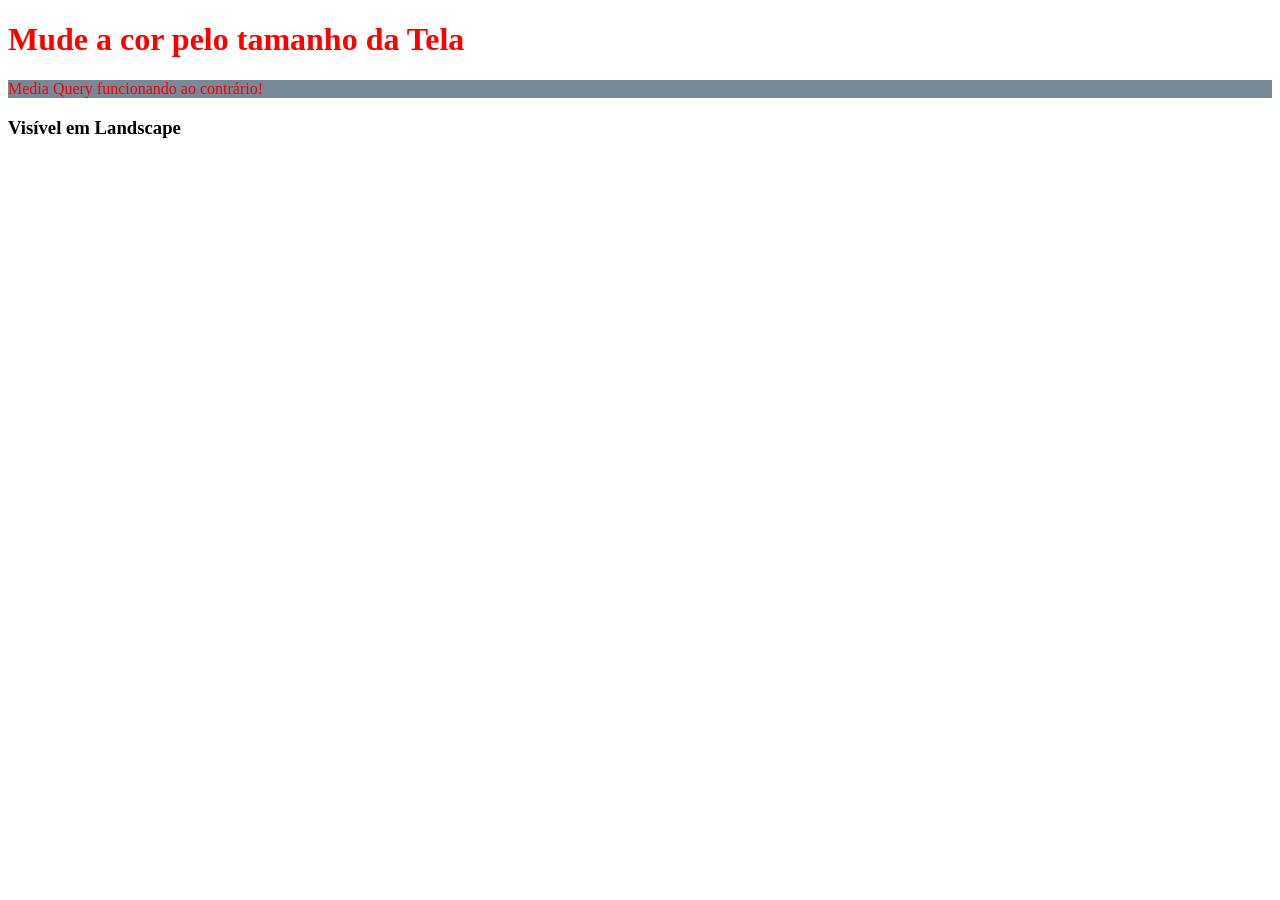
<file: 7_RESPONSIVIDADE/index.html>
<!DOCTYPE html>
<html lang="en">
<head>
  <meta charset="UTF-8">
  <!--1 - Meta tag de Responsividade-->
  <meta name="viewport" content="width=device-width, initial-scale=1.0">
  <title>Responsividade</title>
  <link rel="stylesheet" href="css/styles.css">
</head>
<body>
  <!--2 - Media Query-->
  <h1>Mude a cor pelo tamanho da Tela</h1>
  <!--3 - Min Width-->
  <p>Media Query funcionando ao contrário!</p>
  <!--4 - Landscape-->
  <h3>Visível em Landscape</h3>
  
</body>
</html>
</file>
<file: 3_CSS/css/styles.css>
/* 4 - External Css */
body {
  padding-bottom: 500px;
}
h3 {
  color: green;
}

/* p {
  color: blue;
  font-size: 20px;
} */
/*Algum comentário*/

.paragraph {
  color: red;
  font-size: 25px;
}

/* Ids */
#exclusive-title {
  color: orange;
  font-size: 30px;
}

/*Ordem das Regras */
h2 {
  border-bottom:2px solid red;
}

.titulo {
  border-bottom:2px solid blue;
}
#algum-titulo {
  border-bottom:4px solid green;
}

/*Cor pelo nome */
.color-name {
  color: pink;
  background-color: yellow;
}

/*Cor em Hex */
.hex {
  color: #abcdef;
  background-color: #123456;
}

/*Aprofundando em Hex */
.simple-hex {
  color: #333;
  background-color: #232;
}
.simple-hex-2 {
  color: #a5f;
  background-color: #631;
}

/*RGB*/
.rgb {
  color: rgb(255, 0, 0);
  background-color: rgb(0, 255, 0);
}
.mixed-rgb {
  color: rgb(0, 0, 255);
  background-color: rgb(255, 255, 0);
}

/*RGBA*/
.rgba {
  color: rgba(100,199, 45, 0.3);

}

/*HSL*/
.hsl {
  color: hsl(120, 100%, 50%);
  background-color: hsl(240, 100%, 50%);
}
.hsl-2 {
  color: hsl(60, 100%, 50%);
  background-color: hsl(0, 100%, 50%);
}

/*Background-Color*/
.bg {
  background-color: pink;
}
.bg-c {
  background-color: lightblue;
  
}

/*Background-Color*/
.bg-opacity {
  background-color: rgba(38, 255, 0, 0.5);
  opacity: 0.2;
}

.bg-opacity-2 {
  background-color: #999;
  color: black;
  opacity: 0.8;
}

/*Rga com Opacidade*/
.rgba-opacity {
  background-color: rgba(0, 0, 255, 0.2);
  color: #000;
}

/*Background Images*/
.bg-img {
 background-image: url(../css/img/3a831187b9ebee13983f42ea6ccd092d.jpg);
 font-size: 80px;
 color: white;
 padding: 20px;
}

/*Centralizar Background-Image*/
.not-centered-bg, .centered-bg {
  height: 400px;
  width: 400px;
  background-image: url(../css/img/3a831187b9ebee13983f42ea6ccd092d.jpg);
}

.centered-bg {
  background-position: center;
  background-size: cover;
}

/*Largura e Altura*/
.height-width {
  height: 200px;
  width: 100px;
  background-color: red;
}

.height-width-2 {
  background-color: #333;
  height: 300px;
}

/* Padding */
.without-padding,
.padding {
background-color: #111;
color: #fff;
}

.padding {
  background-color: #112;
 padding: 20px;
}

/* Lados Individuais do Padding */
.padding-individual {
  background-color: red;
  color:#fff;
  padding-top: 5px;
  padding-left: 10px;
  padding-right: 20px;
  padding-bottom: 40px;
}

/* Shorthand Properties */
.shorthand-properties {
  background-color: blue;
  color: white;
  padding: 10px 20px 30px 40px;
}

/* Padding com Width */
.without-border-box {
  background-color: #444;
  color: #FFF;
  width: 400px;
  padding: 50px;
}

.border-box {
   background-color: #666;
  color: #FFF;
  width: 400px;
  padding: 50px; 
  box-sizing: border-box;
}

/* Border */
.border {
  border: 5px solid black;
  padding: 10px;
}
.border-2 {
  border: 2px dotted red;
  padding: 90px;
}

/* Borda Individual */
.border-left {
  border-left: 2px solid blue;
}
.border-right {
  border-right: 2px double green;
  width: 300px;
}

/* Border-radius */
.rounded-p {
  border: 4px solid black;
  background-color: red;
  color: blue;
  padding: 15px;
  border-radius: 15px;
}

.rounded-p-2 {
  
  background-color: red;
  color: blue;
  padding: 15px;
  border-radius: 25px;
}

/* Margem */
.margin {
  margin: 20px;
  background-color: #333;
}
.margin-top {
  margin-top: 50px;
  background-color: #444;
  padding: 10px;
}
.margin-shorthand {
  background-color: #666;
  margin: 5px 10px 15px 20px;

}

/* Box-model */
.box-model {
margin: 20px;
padding: 10px 25px;
border: 3px double #a5f;
width: 300px;
height: 200px;
}

/* text-align */
.text-aligned {
  text-align: right;
}

.container-center {
 text-align: center;
 width: 300px;
 border: 1px solid #000;
}

/* text-decoration */
.underline {
  text-decoration: underline;
}

.line-through {
  text-decoration: line-through;
}

.remove-underline {
  text-decoration: none;
}

/* Text Transform */
.upper {
  text-transform: uppercase;
}

.lower {
  text-transform: lowercase;
}

/* letter-spacing */
.spacing {
  letter-spacing: 14px;
}

/* Fontes */
.serif {
  font-family: serif;
}

.sans-serif {
  font-family: sans-serif;
}

.monospace {
  font-family: monospace;
}

.cursive {
  font-family: cursive;
}

.fantasy {
  font-family: fantasy;
}

/* font-style */
.italic {
  font-style: italic;
}

.oblique {
  font-style: oblique;
}

.normal {
  font-style: normal;
}

/* font-weight */
.thin, .bold, .bolder {
 font-family: Helvetica;
}

.thin {
  font-weight: 100;
}

.bold {
  font-weight: bold;
}

.bolder {
  font-weight: bolder;
}

/* font-size */
.small {
  font-size: 6px;
}

.big {
  font-size: 78px;
}

/* Display */
.inline-box {
  width: 50px;
  height: 50px;
  background-color: #333;
  color: white;
  margin: 10px;
  display: inline-block;
}

.block {
  background-color: red;
  display: block;
  margin: 10px;
}

/* Escondendo elemento com display none  */
.invisible {
  display: none;
}

/* Position Static */
.static {
  position: static;
  background-color: chocolate;
  width: 100px;
  height: 100px;
}

/* Position Relative */
.relative {
  position: relative;
  background-color: lightblue;
  width: 100px;
  height: 100px;
  top: 100px;
  left: 40px;
}

/* Position Absolute */
.absolute {
  position: absolute;
  background-color: lightgreen;
  width: 100px;
  height: 100px;
  top: 2px;
  right: 2px;
}


/* Absolute e Relative */
.relative-container {
  width: 300px;
  height: 300px;
  border: 1px solid red;
  margin-top: 120px;  
  position: relative; 
}

.absolute-1, .absolute-2 {
  width: 50px;
  height: 50px;
  background-color: #422;
  position: absolute;
}

.absolute-1 {
  top: 10px;
  left: 10px;
} 

.absolute-2 {
  bottom: 10px;
  right: 10px;
}

/*Fixed*/
.fixed {
  position: fixed;
  background-color: lightcoral;
  width: 100px;
  height: 100px;
  top: 10px;
  right: 10px;
}

/* Sticky */
.sticky {
  position: sticky; 
  background-color: yellow;
  padding: 10px;
  font-size: 20px;
  width: 100px;
  height: 100px;
  top: 50px;
  right: 100px;
}

/* Z index */
.absolute-3, .absolute-4, .absolute-5 {
  width: 100px;
  height: 100px;
  position: absolute;
  background-color: #123;
}

.absolute-3 {
  top: 0;
  left: 0;
  z-index: 3;
}

.absolute-4 {
  top: 10px;
  left: 10px;
  background-color: #246;
  z-index: 2;
}

.absolute-5 {
  top: 40px;
  left: 40px;
  background-color: #369;
  z-index: 1;
}
</file>
<file: 3_CSS/css/lists.css>
ul {
  border: 1px solid blue;
  padding: 10px;
}

li {
  color: darkblue;
}
</file>
<file: 3_CSS/css/titles.css>
h4{
  font-size: 50px;
  color: darkmagenta;
}
</file>
<file: 4_TRIBUTE/css/styles.css>
/* Configurações gerais */
* {
    margin: 0;
    padding: 0;
    box-sizing: border-box;
}

body {
    background-color: #10151d;
    color: #e5e5eb;
    font-family: Arial, Helvetica, sans-serif;
    line-height: 1.6;
}

/* Container principal */
.container {
    max-width: 1000px;
    margin: 40px auto;
    padding: 30px;
    background-color: #171e29;
    border: 1px solid #283b4d;
    border-radius: 10px;
}

/* Cabeçalho */
.header {
    text-align: center;
    padding: 35px 15px;
    border-bottom: 2px solid #00b9d8;
    margin-bottom: 30px;
}

.main-title {
    color: #00d9f5;
    font-size: 32px;
    margin-bottom: 10px;
    text-transform: uppercase;
    letter-spacing: 1px;
}

.main-paragraph {
    color: #e45bba;
    font-size: 18px;
    font-style: italic;
}

/* Imagens */
figure {
    margin: 30px 0;
    text-align: center;
}

figure img {
    width: 100%;
    max-height: 450px;
    object-fit: cover;
    border-radius: 8px;
    border: 2px solid #354d63;
    box-shadow: 0 0 15px rgba(0, 217, 245, 0.15);
}

figure img.full-image {
    height: auto;
    object-fit: contain;
}

/* Conteúdo */
.content,
.content-2 {
    padding: 25px;
    margin: 25px 0;
    border-radius: 8px;
    border-left: 4px solid #00c8e8;
    background-color: #202b39;
}

.content-2 {
    border-left-color: #d94cae;
    background-color: #252331;
}

/* Títulos dos conteúdos */
.content h2,
.content-2 h2 {
    color: #00d9f5;
    font-size: 22px;
    margin-bottom: 12px;
}

.content-2 h2 {
    color: #ed70c4;
}

/* Parágrafos */
.content p,
.content-2 p {
    color: #c5cbd5;
    font-size: 16px;
    text-align: justify;
}

/* Efeito ao passar o mouse */
figure img:hover {
    border-color: #00d9f5;
    box-shadow: 0 0 20px rgba(0, 217, 245, 0.35);
    transition: 0.3s;
}

.content:hover,
.content-2:hover {
    transform: translateX(5px);
    transition: 0.3s;
}
</file>
<file: 5_FORM/css/styles.css>
body {
  padding-bottom: 500px;
}

div {
  margin-bottom: 10px;
}

div input, 
div label,
div select {
  display: block;

}


.radio label,
.radio input,
.radio span {
  display: inline-block;
}
</file>
<file: 6_FORM_PROJECT/css/styles.css>
/* reset */
/* Nada mais é que a eliminação de todos os estilos padrões do navegador, para que possamos trabalhar o estilo do projeto. */

* {
  margin: 0;
  padding: 0;
  font-family: Arial, Helvetica, sans-serif;

}


body {
  background-color: #f0ebf8;
} 

h1, h2, h3, h4, h5, h6 {

  color: #333;

}

p, label {
  color: #444
}


input {
   border: none;
   border-bottom: 1px solid #ccc;
   padding: 10px 0;
  
}
  
input[type="text"],
input[type="number"],
input[type="date"],
input[type="file"],
textarea
 {
  width: 400px;
}

textarea {
  padding: 10px 5px;
}


/* page header */

.header {
  height: 160px;
  padding: 20px;
  background-color: #673ab7;
}

.header h3 {
   color: #fff;
   margin-top: 0;
}


/* form container */
.form-container {
  background-color: #fdfdfd;
  width: 60%;
  margin-left: 20%;
  margin: 0 auto;
  position: relative;
  top: -62px;
}

/* form header */
.form-header {
  border-bottom: 1px solid #DFDFDF;
  height: 45px;
}

.form-header p {
  color: #673ab7;
  border-bottom: 2px solid #673ab7;
  width: 100px;
  text-align: center;
  margin: 0 auto;
  text-transform: uppercase;
  height: 45px;
  line-height: 45px;

}

/* form-body */
.form-body {
  padding: 30px;

}


.form-title {
  margin-bottom: 15px;
}

.form-body p {
  margin-bottom: 20px;
}

.required-field {
  color: #d80835;
}


.box-input {
  margin-bottom: 35px;
}

.block {
  display: block;
}

.optional_box {
  display: inline-block;
  margin: 0 30px 30px 0;
}

.optional-list li {
  list-style: none;
  margin-bottom: 5px;
}


.box-input p {
  margin-bottom: 15px;
}

.btn-submit {
  background-color: #673ab7;
  color: #FFF;
  border: 2px solid transparent;
  width: 150px;
  height: 50px;
  cursor: pointer;
  text-transform: uppercase;
  transition: 0.5s;
}

.btn-submit:hover {
  background-color: #FFF;
  border-color: #673ab7;
  color: #673ab7;
}
</file>
<file: 7_RESPONSIVIDADE/css/styles.css>
/* 2 - media query */

h1 {
  color: red;
}

@media screen and (max-width: 500px) {
  h1{
    color: blue;
  }
  
}

/* 3 - min-width */
p {
  background-color: red;
  color: #000;
}


@media screen and (min-width: 800px) {
  p {
    background-color: #789;
    color: red;
  }

}
/* 4 - landscape */
h3 {
  display: none;
}

@media screen and (orientation: landscape) {
  h3 {
    display: block;
  }
}
</file>
